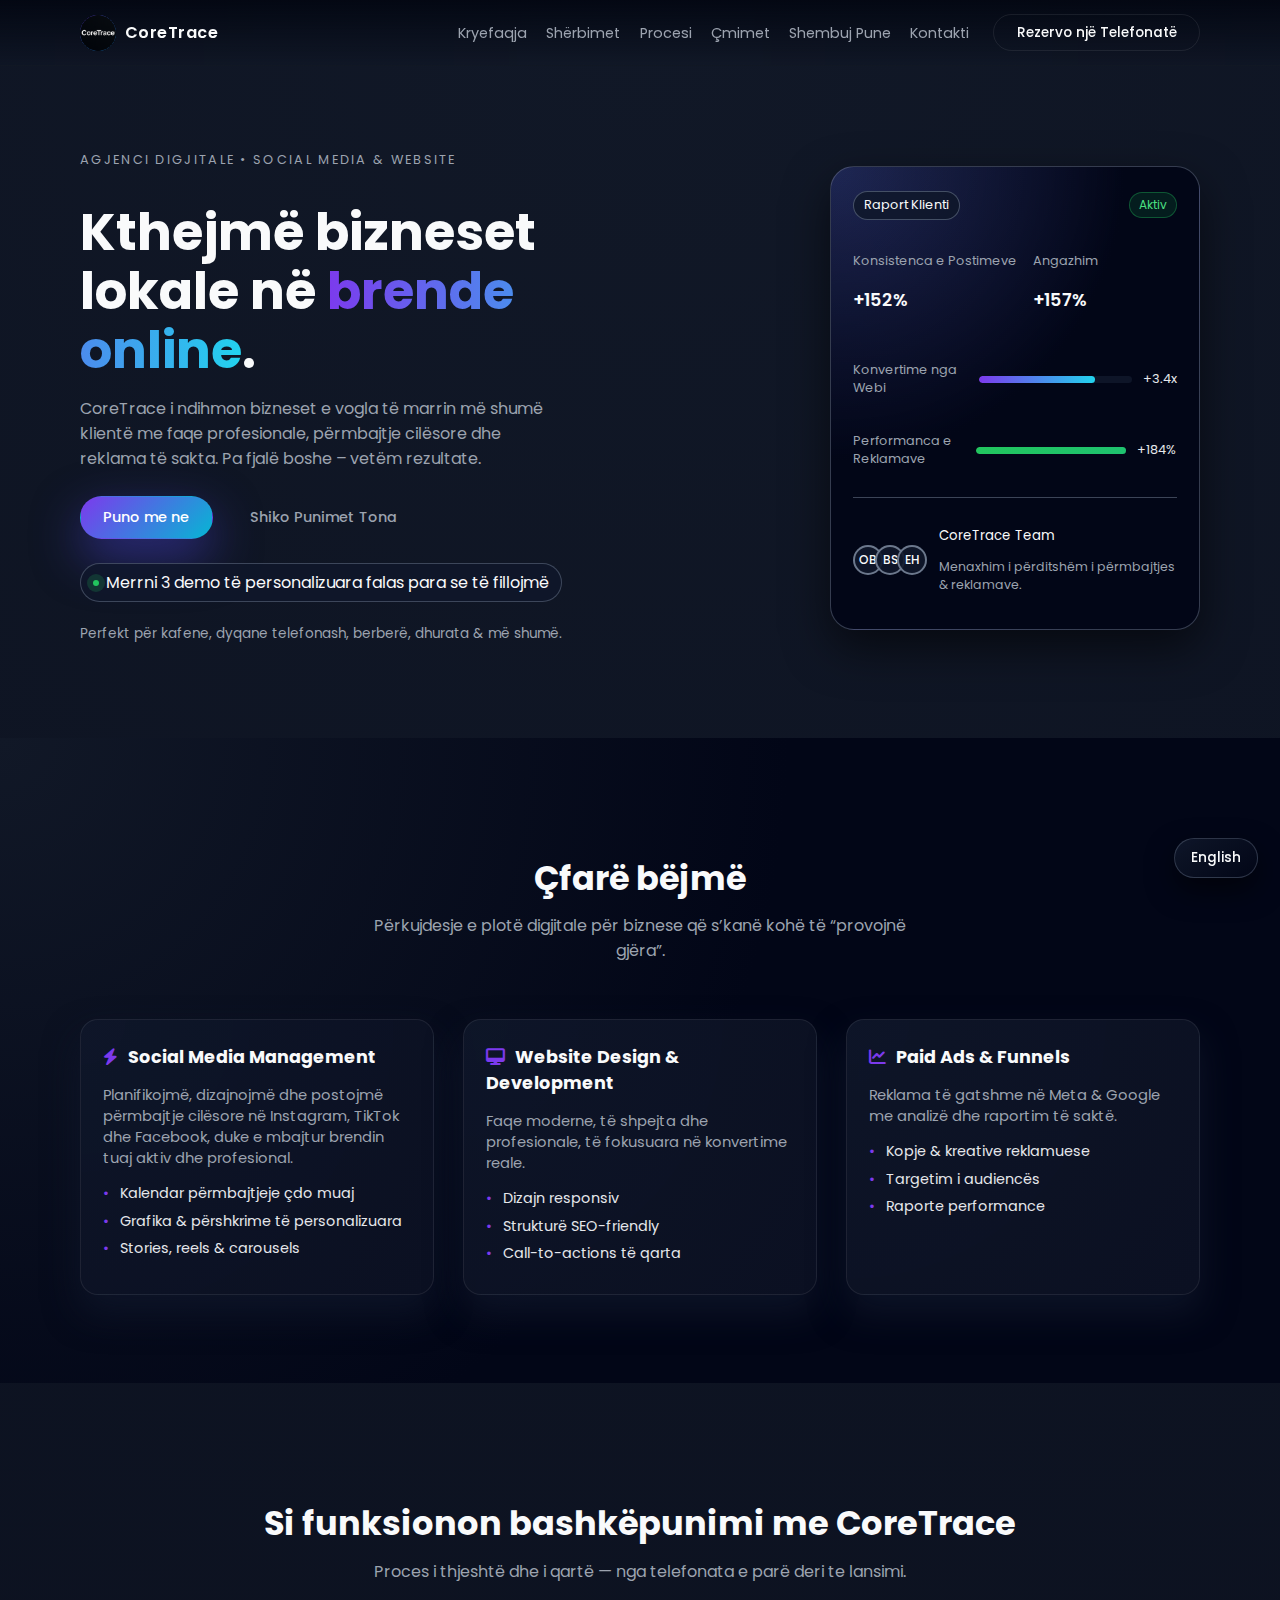
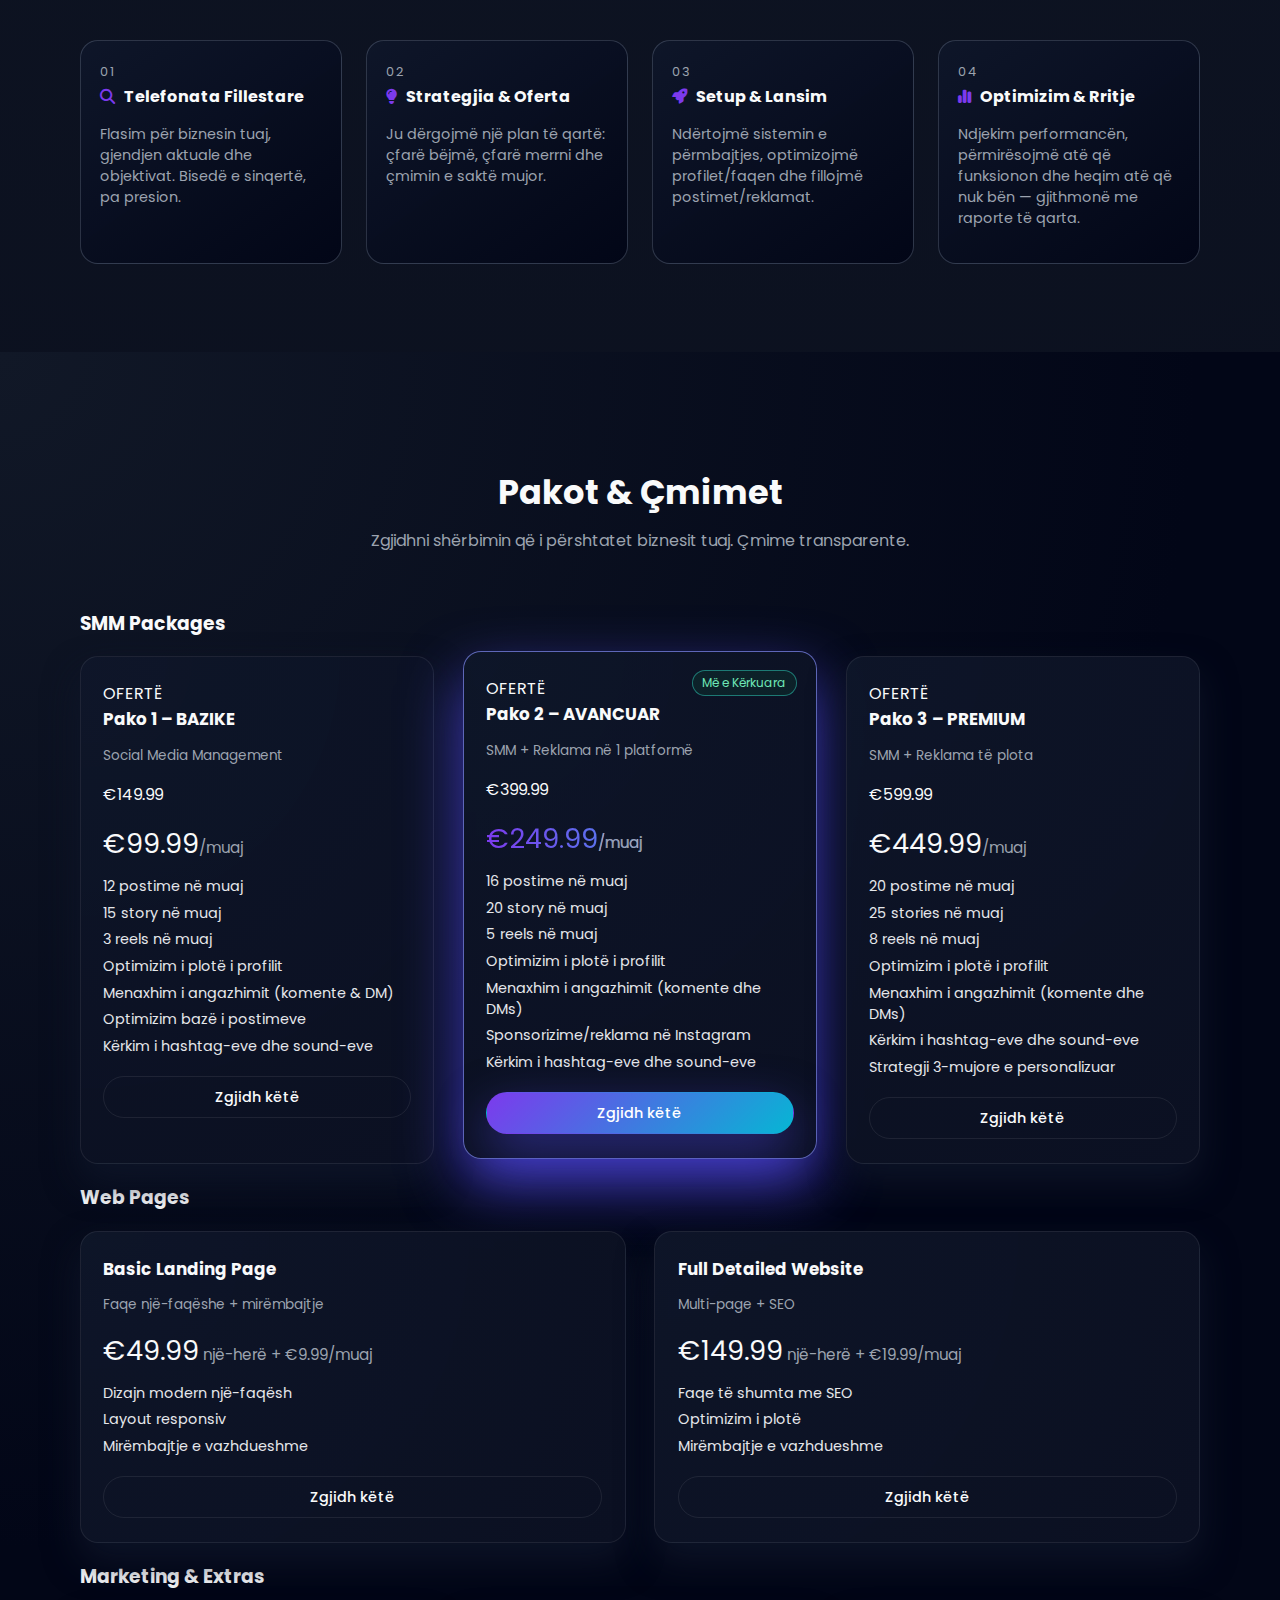
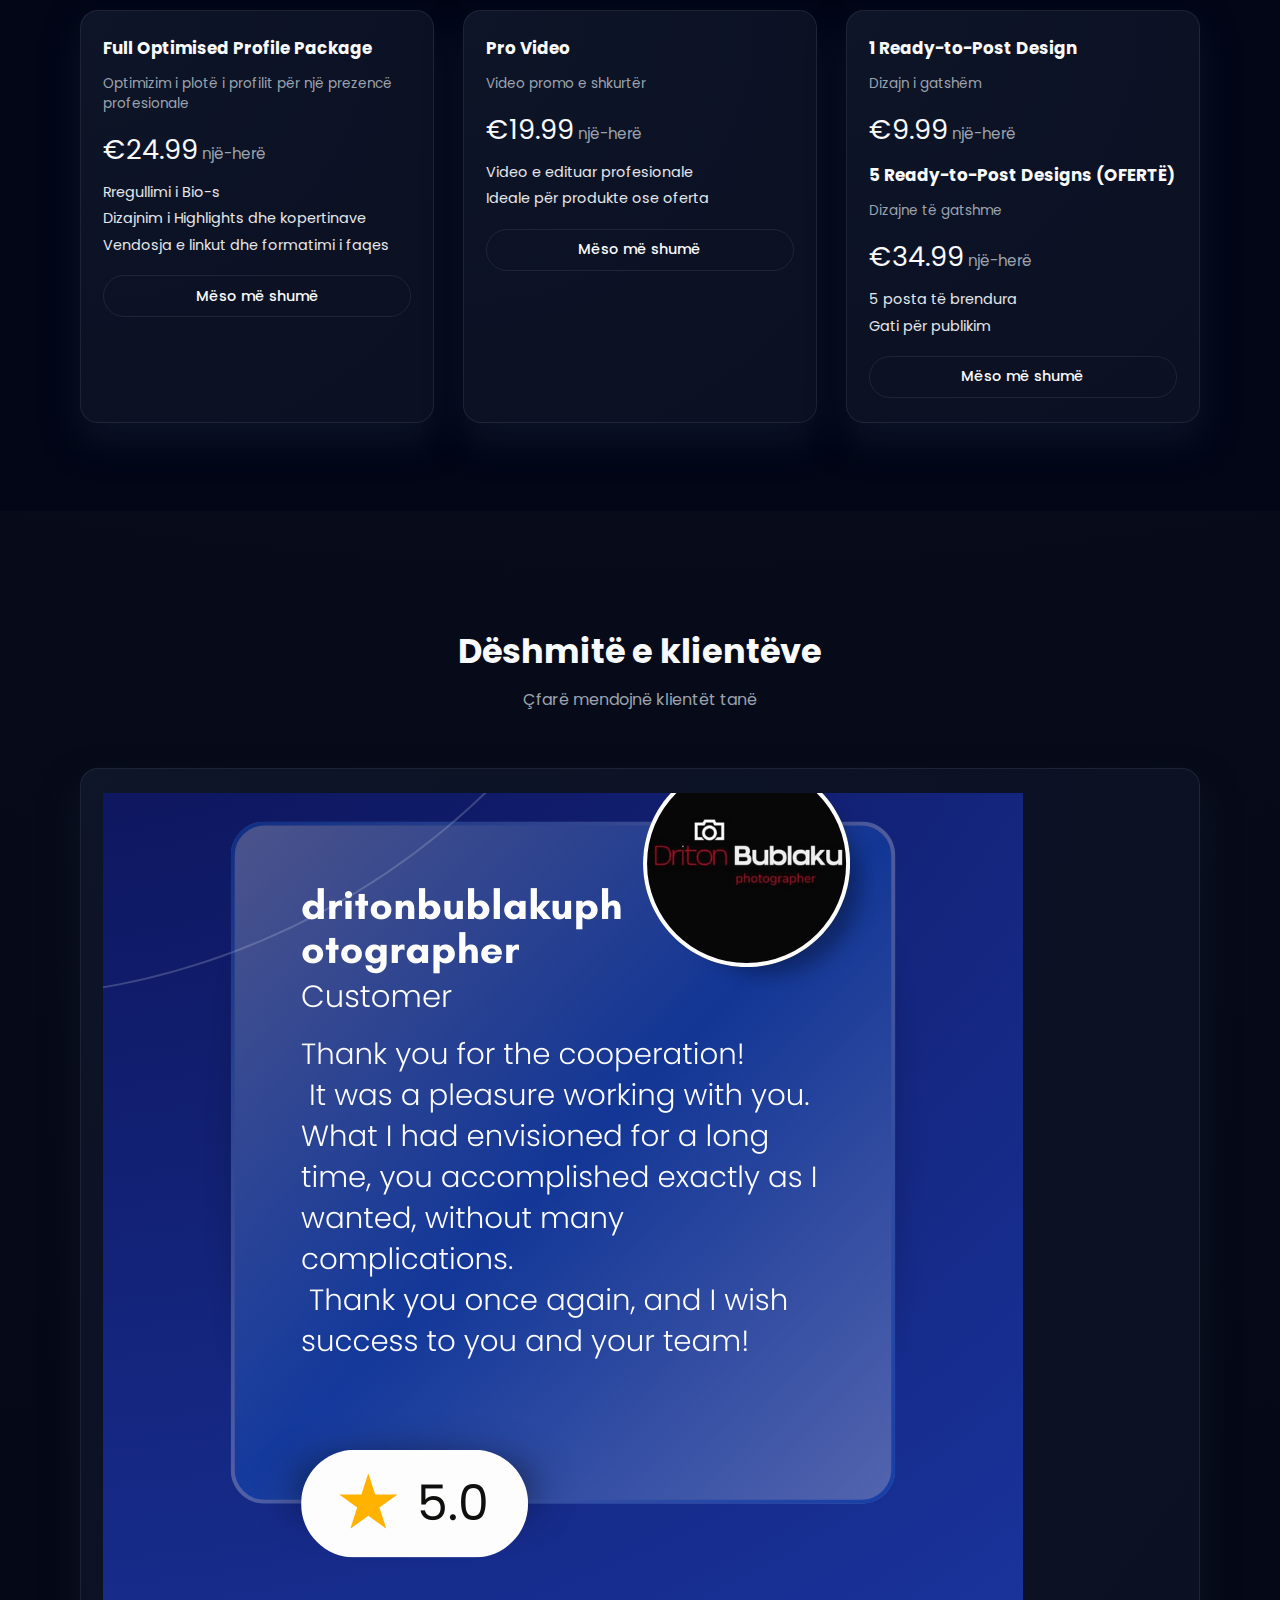
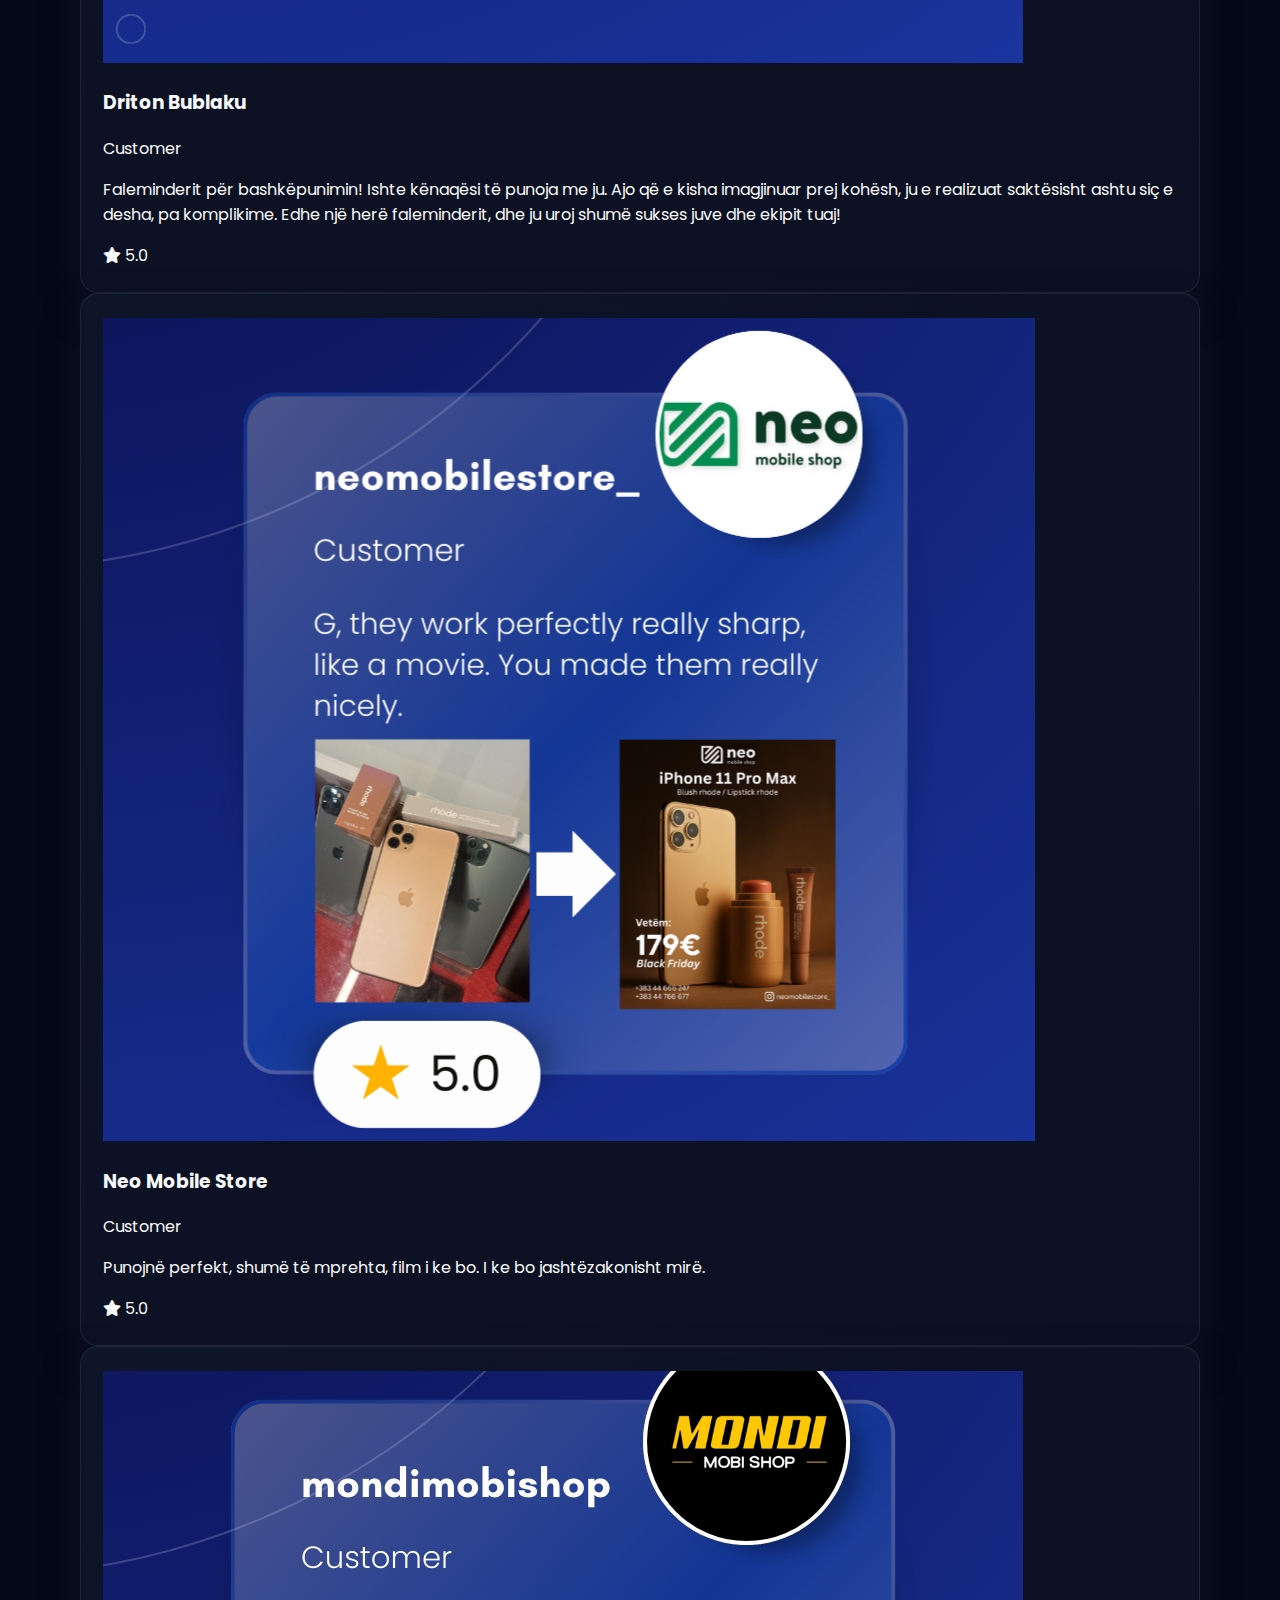
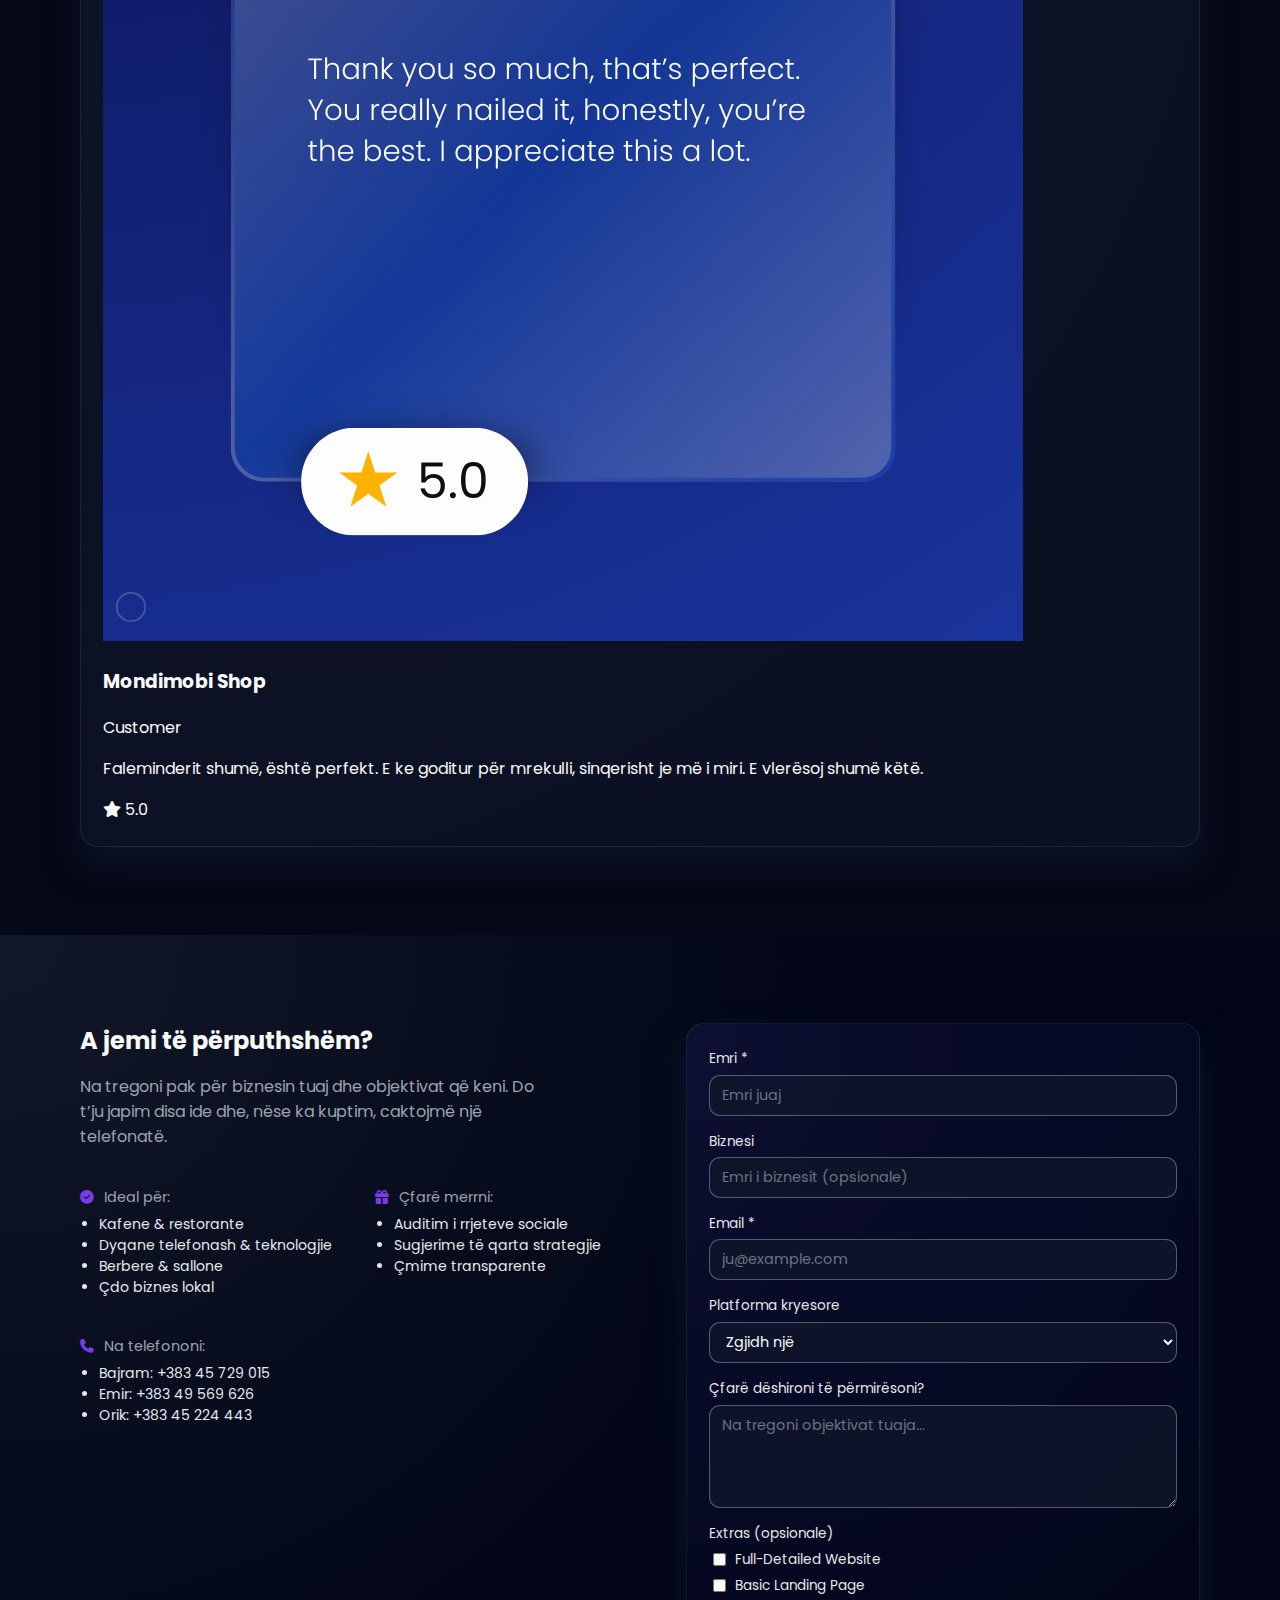
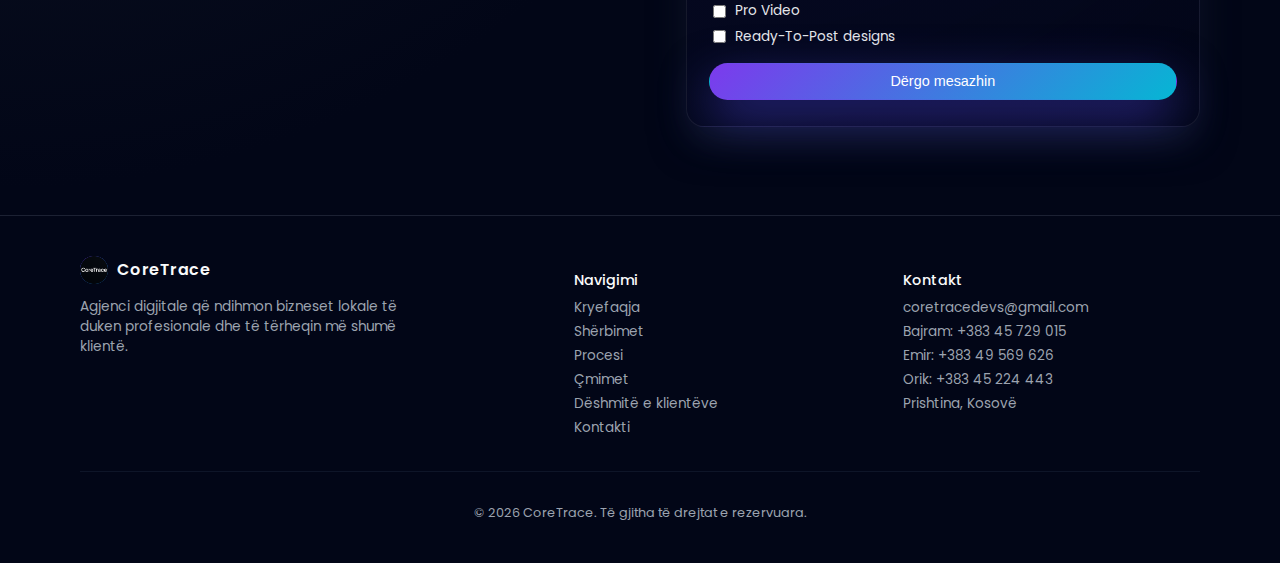
<file: index.html>
<!DOCTYPE html>
<html lang="sq">
<head>
  <meta charset="UTF-8" />
  <meta name="viewport" content="width=device-width, initial-scale=1.0" />
  <title>CoreTrace Digital Agency</title>
  <link rel="icon" type="x-icon" href="coretracelogo.png">
  <meta name="description" content="CoreTrace është një agjenci digjitale që ndërton faqe profesionale dhe strategji sociale për bizneset lokale." />
  <link rel="stylesheet" href="style.css" />
  <link rel="preconnect" href="https://fonts.googleapis.com">
  <link rel="preconnect" href="https://fonts.gstatic.com" crossorigin>
  <link rel="stylesheet" href="https://cdnjs.cloudflare.com/ajax/libs/font-awesome/6.5.0/css/all.min.css">
  <link href="https://fonts.googleapis.com/css2?family=Poppins:wght@300;400;500;600;700&display=swap" rel="stylesheet">
</head>
<body>

  <a href="index-en.html" class="lang-switch">English</a>

  <header class="header">
    <div class="container nav-container">
      <div class="logo">
        <div class="logo-mark"><img src="coretracelogo.png" height="36" width="36" alt="CoreTrace logo"></div>
        <span class="logo-text">CoreTrace</span>
      </div>

      <nav class="nav">
        <ul class="nav-links">
          <li><a href="#hero">Kryefaqja</a></li>
          <li><a href="#services">Shërbimet</a></li>
          <li><a href="#process">Procesi</a></li>
          <li><a href="#pricing">Çmimet</a></li>
          <li><a href="#testimonials">Shembuj Pune</a></li>
          <li><a href="#contact">Kontakti</a></li>
        </ul>
        <a href="#contact" class="btn btn-outline nav-cta">Rezervo një Telefonatë</a>

        <button class="nav-toggle" aria-label="Toggle navigation">
          <span class="bar"></span>
          <span class="bar"></span>
        </button>
      </nav>
    </div>
  </header>

  <section id="hero" class="hero">
    <div class="container hero-grid">
      <div class="hero-content">
        <p class="hero-kicker">Agjenci Digjitale • Social Media & Website</p>
        <h1>Kthejmë bizneset lokale në <span class="accent">brende online</span>.</h1>
        <p class="hero-subtitle">
          CoreTrace i ndihmon bizneset e vogla të marrin më shumë klientë me faqe profesionale,
          përmbajtje cilësore dhe reklama të sakta. Pa fjalë boshe – vetëm rezultate.
        </p>

        <div class="hero-actions">
          <a href="#pricing" class="btn btn-primary">Puno me ne</a>
          <a href="#testimonials" class="btn btn-ghost">Shiko Punimet Tona</a>
        </div>

        <div class="hero-meta">
          <div class="hero-badge">
            <span class="dot"></span>
            <span>Merrni 3 demo të personalizuara falas para se të fillojmë</span>
          </div>
          <p class="hero-note">Perfekt për kafene, dyqane telefonash, berberë, dhurata & më shumë.</p>
        </div>
      </div>

      <div class="hero-card">
        <div class="hero-card-inner">
          <div class="hero-card-header">
            <span class="hero-card-label">Raport Klienti</span>
            <span class="hero-card-status">Aktiv</span>
          </div>

          <div class="hero-stat">
            <div>
              <p class="hero-stat-label">Konsistenca e Postimeve</p>
              <p class="hero-stat-value">+152%</p>
            </div>
            <div>
              <p class="hero-stat-label">Angazhim</p>
              <p class="hero-stat-value">+157%</p>
            </div>
          </div>

          <div class="hero-metric-row">
            <p class="metric-label">Konvertime nga Webi</p>
            <div class="metric-bar">
              <div class="metric-fill" style="width: 76%;"></div>
            </div>
            <span class="metric-value">+3.4x</span>
          </div>

          <div class="hero-metric-row">
            <p class="metric-label">Performanca e Reklamave</p>
            <div class="metric-bar">
              <div class="metric-fill metric-fill-alt" style="width: 420%;"></div>
            </div>
            <span class="metric-value">+184%</span>
          </div>

          <div class="hero-bottom-row">
            <div class="hero-avatar-stack">
              <div class="avatar-circle">OB</div>
              <div class="avatar-circle">BS</div>
	      <div class="avatar-circle">EH</div>
            </div>
            <div class="hero-bottom-text">
              <p class="hero-bottom-title">CoreTrace Team</p>
              <p class="hero-bottom-sub">Menaxhim i përditshëm i përmbajtjes & reklamave.</p>
            </div>
          </div>
        </div>
      </div>
    </div>
  </section>

  <!-- SERVICES -->
  <section id="services" class="section section-dark">
    <div class="container">
      <div class="section-header">
        <h2>Çfarë bëjmë</h2>
        <p>Përkujdesje e plotë digjitale për biznese që s’kanë kohë të “provojnë gjëra”.</p>
      </div>

      <div class="grid grid-3">
        <article class="card service-card">
          <h3><i class="fa-solid fa-bolt"></i> Social Media Management</h3>
          <p>
            Planifikojmë, dizajnojmë dhe postojmë përmbajtje cilësore në Instagram, TikTok dhe Facebook,
            duke e mbajtur brendin tuaj aktiv dhe profesional.
          </p>
          <ul class="service-list">
            <li>Kalendar përmbajtjeje çdo muaj</li>
            <li>Grafika & përshkrime të personalizuara</li>
            <li>Stories, reels & carousels</li>
          </ul>
        </article>

        <article class="card service-card">
          <h3><i class="fa-solid fa-desktop"></i> Website Design & Development</h3>
          <p>
            Faqe moderne, të shpejta dhe profesionale, të fokusuara në konvertime reale.
          </p>
          <ul class="service-list">
            <li>Dizajn responsiv</li>
            <li>Strukturë SEO-friendly</li>
            <li>Call-to-actions të qarta</li>
          </ul>
        </article>

        <article class="card service-card">
          <h3><i class="fa-solid fa-chart-line"></i> Paid Ads & Funnels</h3>
          <p>
            Reklama të gatshme në Meta & Google me analizë dhe raportim të saktë.
          </p>
          <ul class="service-list">
            <li>Kopje & kreative reklamuese</li>
            <li>Targetim i audiencës</li>
            <li>Raporte performance</li>
          </ul>
        </article>
      </div>
    </div>
  </section>

  <!-- PROCESS -->
  <section id="process" class="section">
    <div class="container">
      <div class="section-header">
        <h2>Si funksionon bashkëpunimi me CoreTrace</h2>
        <p>Proces i thjeshtë dhe i qartë — nga telefonata e parë deri te lansimi.</p>
      </div>

      <div class="process-grid">
        <div class="process-step">
          <div class="step-number">01</div>
          <h3><i class="fa-solid fa-magnifying-glass"></i> Telefonata Fillestare</h3>
          <p>
            Flasim për biznesin tuaj, gjendjen aktuale dhe objektivat. Bisedë e sinqertë, pa presion.
          </p>
        </div>

        <div class="process-step">
          <div class="step-number">02</div>
          <h3><i class="fa-solid fa-lightbulb"></i> Strategjia & Oferta</h3>
          <p>
            Ju dërgojmë një plan të qartë: çfarë bëjmë, çfarë merrni dhe çmimin e saktë mujor.
          </p>
        </div>

        <div class="process-step">
          <div class="step-number">03</div>
          <h3><i class="fa-solid fa-rocket"></i> Setup & Lansim</h3>
          <p>
            Ndërtojmë sistemin e përmbajtjes, optimizojmë profilet/faqen dhe fillojmë postimet/reklamat.
          </p>
        </div>

        <div class="process-step">
          <div class="step-number">04</div>
          <h3><i class="fa-solid fa-chart-simple"></i> Optimizim & Rritje</h3>
          <p>
            Ndjekim performancën, përmirësojmë atë që funksionon dhe heqim atë që nuk bën — gjithmonë me raporte të qarta.
          </p>
        </div>
      </div>
    </div>
  </section>

  <!-- PRICING -->
  <section id="pricing" class="section section-dark">
    <div class="container">
      <div class="section-header">
        <h2>Pakot & Çmimet</h2>
        <p>Zgjidhni shërbimin që i përshtatet biznesit tuaj. Çmime transparente.</p>
      </div>

      <!-- SMM PACKAGES -->
      <h3 class="pricing-category-title">SMM Packages</h3>
      <div class="grid grid-3 pricing-grid">

        <article class="card pricing-card">
  <div class="badge-discount">OFERTË</div>
  <h3 class="pricing-name">Pako 1 – BAZIKE</h3>
  <p class="pricing-tagline">Social Media Management</p>

  <p class="old-price">€149.99</p>
  <p class="pricing-price">€99.99<span>/muaj</span></p>

  <ul class="pricing-list">
    <li>12 postime në muaj</li>
	<Li>15 story në muaj</li>
	<li>3 reels në muaj</li>	  
    <li>Optimizim i plotë i profilit</li>
    <li>Menaxhim i angazhimit (komente & DM)</li>
    <li>Optimizim bazë i postimeve</li>
	<li>Kërkim i hashtag-eve dhe sound-eve</li>
  </ul>
  <a href="#contact" class="btn btn-outline full-width" data-package="Package 1 – SMM">Zgjidh këtë</a>
</article>

       <article class="card pricing-card pricing-card-featured">
  <div class="badge-popular">Më e Kërkuara</div>
  <div class="badge-discount">OFERTË</div>

  <h3 class="pricing-name">Pako 2 – AVANCUAR</h3>
  <p class="pricing-tagline">SMM + Reklama në 1 platformë</p>

  <p class="old-price">€399.99</p>
  <p class="pricing-price">€249.99<span>/muaj</span></p>

  <ul class="pricing-list">
    <li>16 postime në muaj</li>
    <li>20 story në muaj</li>
	<li>5 reels në muaj</li>
    <li>Optimizim i plotë i profilit</li>
	<li>Menaxhim i angazhimit (komente dhe DMs)</li>
    <li>Sponsorizime/reklama në Instagram</li>
    <li>Kërkim i hashtag-eve dhe sound-eve</li>
  </ul>
  <a href="#contact" class="btn btn-primary full-width" data-package="Package 2 – ADSMM">Zgjidh këtë</a>
</article>

        <article class="card pricing-card">
  <div class="badge-discount">OFERTË</div>

  <h3 class="pricing-name">Pako 3 – PREMIUM</h3>
  <p class="pricing-tagline">SMM + Reklama të plota</p>

  <p class="old-price">€599.99</p>
  <p class="pricing-price">€449.99<span>/muaj</span></p>

  <ul class="pricing-list">
    <li>20 postime në muaj</li>
    <li>25 stories në muaj</li>
	<li>8 reels në muaj</li>
    <li>Optimizim i plotë i profilit</li>
    <li>Menaxhim i angazhimit (komente dhe DMs)</li>
    <li>Kërkim i hashtag-eve dhe sound-eve</li>
    <li>Strategji 3-mujore e personalizuar</li>
  </ul>
  <a href="#contact" class="btn btn-outline full-width" data-package="Package 3 – FADSMM">Zgjidh këtë</a>
</article>
      </div>

      <!-- WEB PAGES -->
      <h3 class="pricing-category-title">Web Pages</h3>
      <div class="grid grid-2 pricing-grid">

        <article class="card pricing-card">
          <h3 class="pricing-name">Basic Landing Page</h3>
          <p class="pricing-tagline">Faqe një-faqëshe + mirëmbajtje</p>
          <p class="pricing-price">€49.99<span> një-herë + €9.99/muaj</span></p>
          <ul class="pricing-list">
            <li>Dizajn modern një-faqësh</li>
            <li>Layout responsiv</li>
            <li>Mirëmbajtje e vazhdueshme</li>
          </ul>
          <a href="#contact" class="btn btn-outline full-width" data-package="Basic Landing Page">Zgjidh këtë</a>
        </article>

        <article class="card pricing-card">
          <h3 class="pricing-name">Full Detailed Website</h3>
          <p class="pricing-tagline">Multi-page + SEO</p>
          <p class="pricing-price">€149.99<span> një-herë + €19.99/muaj</span></p>
          <ul class="pricing-list">
            <li>Faqe të shumta me SEO</li>
            <li>Optimizim i plotë</li>
            <li>Mirëmbajtje e vazhdueshme</li>
          </ul>
          <a href="#contact" class="btn btn-outline full-width" data-package="Full Detailed Website">Zgjidh këtë</a>
        </article>
      </div>

      <!-- MARKETING & EXTRAS -->
      <h3 class="pricing-category-title">Marketing & Extras</h3>
      <div class="grid grid-3 pricing-grid">

        <!-- FIRST CARD: Full Optimised Logo -->
        <article class="card pricing-card">
          <h3 class="pricing-name">Full Optimised Profile Package</h3>
          <p class="pricing-tagline">Optimizim i plotë i profilit për një prezencë profesionale</p>
          <p class="pricing-price">€24.99<span> një-herë</span></p>
          <ul class="pricing-list">
            <li>Rregullimi i Bio-s</li>
            <li>Dizajnim i Highlights dhe kopertinave</li>
            <li>Vendosja e linkut dhe formatimi i faqes</li>
          </ul>
          <a href="#contact" class="btn btn-outline full-width" data-package="Full Optimised Logo Package">Mëso më shumë</a>
        </article>

        <article class="card pricing-card">
          <h3 class="pricing-name">Pro Video</h3>
          <p class="pricing-tagline">Video promo e shkurtër</p>
          <p class="pricing-price">€19.99<span> një-herë</span></p>
          <ul class="pricing-list">
            <li>Video e edituar profesionale</li>
            <li>Ideale për produkte ose oferta</li>
          </ul>
          <a href="#contact" class="btn btn-outline full-width" data-package="Pro Video">Mëso më shumë</a>
        </article>

        <article class="card pricing-card">
          <h3 class="pricing-name">1 Ready-to-Post Design</h3>
          <p class="pricing-tagline">Dizajn i gatshëm</p>
          <p class="pricing-price">€9.99<span> një-herë</span></p>

          <h3 class="pricing-name">5 Ready-to-Post Designs (OFERTË)</h3>
          <p class="pricing-tagline">Dizajne të gatshme</p>
          <p class="pricing-price">€34.99<span> një-herë</span></p>

        <ul class="pricing-list">
          <li>5 posta të brendura</li>
          <li>Gati për publikim</li>
      </ul>

    <a href="#contact" class="btn btn-outline full-width" data-package="5 Ready-to-Post Designs">
    Mëso më shumë
  </a>
</article>

      </div>
    </div>
  </section>

  <!-- CASE STUDIES / TESTIMONIALS -->
  <section id="testimonials" class="section">
    <div class="container">
      <div class="section-header">
        <!-- Keep the main title unchanged across languages -->
        <h2>Dëshmitë e klientëve</h2>
        <!-- Subtitle describing the testimonials in Albanian -->
        <p class="section-subtitle">Çfarë mendojnë klientët tanë</p>
      </div>
      <!-- New testimonial grid replacing the previous case study cards -->
      <div class="testimonial-grid">
        <div class="card testimonial-card">
          <img src="testimonial_remade_1.png" alt="Driton Bubllaku testimonial" class="testimonial-image" />
          <h3 class="testimonial-name">Driton Bublaku</h3>
          <p class="testimonial-role">Customer</p>
          <p class="testimonial-text">
            Faleminderit për bashkëpunimin! Ishte kënaqësi të punoja me ju. Ajo që e kisha imagjinuar prej kohësh, 	 ju e realizuat saktësisht ashtu siç e desha, pa komplikime. Edhe një herë faleminderit, dhe ju uroj shumë 	 sukses juve dhe ekipit tuaj!
          </p>
          <div class="testimonial-rating"><i class="fa-solid fa-star"></i>&nbsp;5.0</div>
        </div>
        <div class="card testimonial-card">
          <img src="testimonial_remade_2.png" alt="Neo Mobile Store testimonial" class="testimonial-image" />
          <h3 class="testimonial-name">Neo Mobile Store</h3>
          <p class="testimonial-role">Customer</p>
          <p class="testimonial-text">
            Punojnë perfekt, shumë të mprehta, film i ke bo. I ke bo jashtëzakonisht mirë.
          </p>
          <div class="testimonial-rating"><i class="fa-solid fa-star"></i>&nbsp;5.0</div>
        </div>
        <div class="card testimonial-card">
          <img src="testimonial_remade_3.png" alt="Mondi MobiShop testimonial" class="testimonial-image" />
          <h3 class="testimonial-name">Mondimobi Shop</h3>
          <p class="testimonial-role">Customer</p>
          <p class="testimonial-text">
            Faleminderit shumë, është perfekt. E ke goditur për mrekulli, sinqerisht je më i miri. E vlerësoj shumë këtë.
          </p>
          <div class="testimonial-rating"><i class="fa-solid fa-star"></i>&nbsp;5.0</div>
        </div>
      </div>
    </div>
  </section>

  <!-- CONTACT -->
  <section id="contact" class="section section-dark">
    <div class="container contact-grid">
      <div class="contact-info">
        <h2>A jemi të përputhshëm?</h2>
        <p>
          Na tregoni pak për biznesin tuaj dhe objektivat që keni.
          Do t’ju japim disa ide dhe, nëse ka kuptim, caktojmë një telefonatë.
        </p>

        <div class="contact-points">
          <div>
            <p class="contact-label"><i class="fa-solid fa-check-circle"></i> Ideal për:</p>
            <ul>
              <li>Kafene & restorante</li>
              <li>Dyqane telefonash & teknologjie</li>
              <li>Berbere & sallone</li>
              <li>Çdo biznes lokal</li>
            </ul>
          </div>
          <div>
            <p class="contact-label"><i class="fa-solid fa-gift"></i> Çfarë merrni:</p>
            <ul>
              <li>Auditim i rrjeteve sociale</li>
              <li>Sugjerime të qarta strategjie</li>
              <li>Çmime transparente</li>
            </ul>
          </div>
          <div>
            <p class="contact-label"><i class="fa-solid fa-phone"></i> Na telefononi:</p>
            <ul>
              <li>Bajram: +383 45 729 015</li>
              <li>Emir: +383 49 569 626</li>
              <li>Orik: +383 45 224 443</li>
            </ul>
          </div>
        </div>
      </div>

      <form class="card contact-form" id="contact-form">
        <div class="form-group">
          <label for="name">Emri *</label>
          <input type="text" id="name" name="name" required placeholder="Emri juaj" />
        </div>

        <div class="form-group">
          <label for="business">Biznesi</label>
          <input type="text" id="business" name="business" placeholder="Emri i biznesit (opsionale)" />
        </div>

        <div class="form-group">
          <label for="email">Email *</label>
          <input type="email" id="email" name="email" required placeholder="ju@example.com" />
        </div>

        <div class="form-group">
          <label for="platform">Platforma kryesore</label>
          <select id="platform" name="platform">
            <option value="">Zgjidh një</option>
            <option value="instagram">Instagram</option>
            <option value="tiktok">TikTok</option>
            <option value="facebook">Facebook</option>
            <option value="website">Website</option>
            <option value="other">Tjetër</option>
          </select>
        </div>

        <div class="form-group">
          <label for="message">Çfarë dëshironi të përmirësoni?</label>
          <textarea id="message" name="message" rows="4" placeholder="Na tregoni objektivat tuaja..."></textarea>
        </div>

        <div class="form-group">
          <label>Extras (opsionale)</label>
          <div class="extras-options">
			<label><input type="checkbox" name="extras" value="pro-video" /> Full-Detailed Website</label>
			<label><input type="checkbox" name="extras" value="pro-video" /> Basic Landing Page</label>
            <label><input type="checkbox" name="extras" value="pro-video" /> Pro Video</label>
            <label><input type="checkbox" name="extras" value="designs" /> Ready-To-Post designs</label>
          </div>
        </div>

        <button type="submit" class="btn btn-primary full-width">Dërgo mesazhin</button>
      </form>
    </div>
  </section>

  <!-- FOOTER -->
  <footer class="footer">
    <div class="container footer-grid">
      <div>
        <div class="logo footer-logo">
          <div class="logo-mark"><img src="coretracelogo.png" height="28" width="28" alt="CoreTrace logo"></div>
          <span class="logo-text">CoreTrace</span>
        </div>
        <p class="footer-text">
          Agjenci digjitale që ndihmon bizneset lokale të duken profesionale dhe të tërheqin më shumë klientë.
        </p>
      </div>

      <div>
        <p class="footer-heading">Navigimi</p>
        <ul class="footer-links">
          <li><a href="#hero">Kryefaqja</a></li>
          <li><a href="#services">Shërbimet</a></li>
          <li><a href="#process">Procesi</a></li>
          <li><a href="#pricing">Çmimet</a></li>
          <li><a href="#testimonials">Dëshmitë e klientëve</a></li>
          <li><a href="#contact">Kontakti</a></li>
        </ul>
      </div>

      <div>
        <p class="footer-heading">Kontakt</p>
        <ul class="footer-links">
          <li><a href="mailto:coretracedevs@gmail.com">coretracedevs@gmail.com</a></li>
          <li>Bajram: +383 45 729 015</li>
          <li>Emir: +383 49 569 626</li>
          <li>Orik: +383 45 224 443</li>
          <li><span>Prishtina, Kosovë</span></li>
        </ul>
      </div>
    </div>

    <div class="container footer-bottom">
      <p>© <span id="year"></span> CoreTrace. Të gjitha të drejtat e rezervuara.</p>
    </div>
  </footer>

  <script src="script.js"></script>
</body>
</html>
</file>
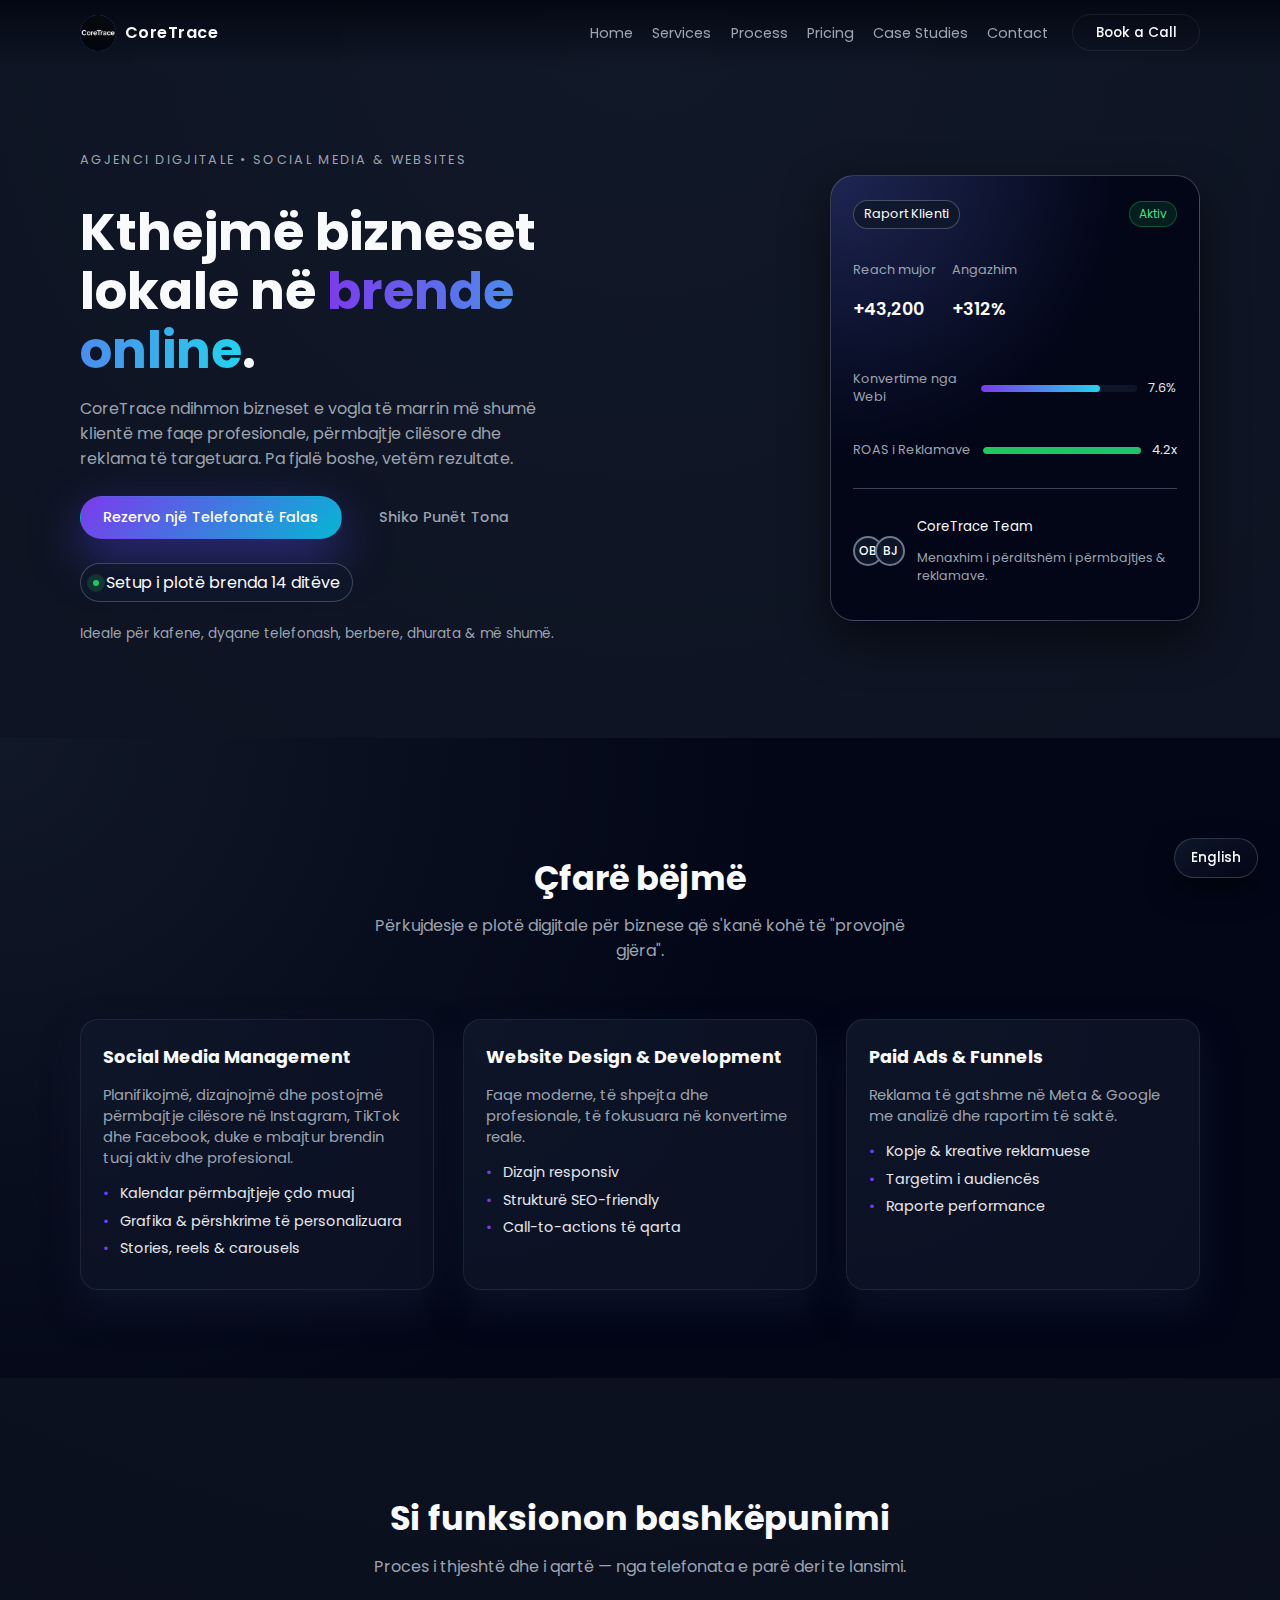
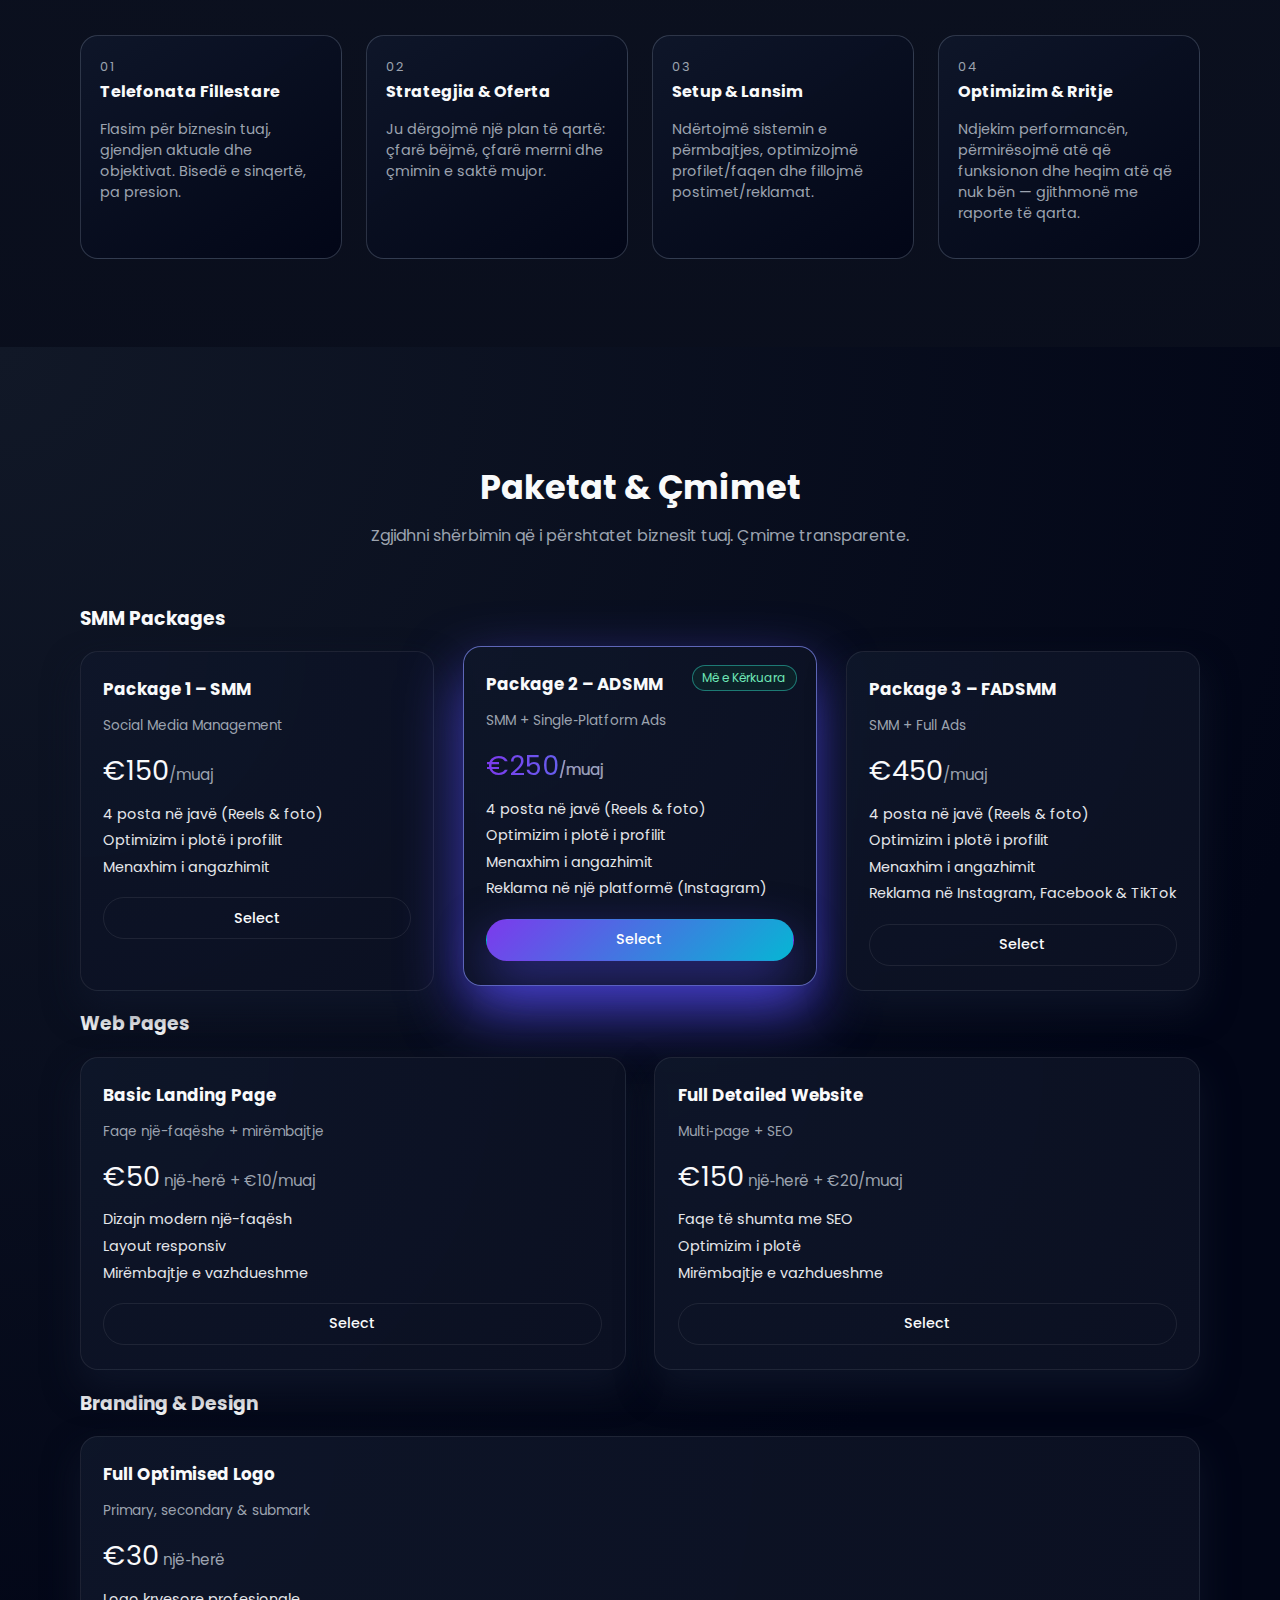
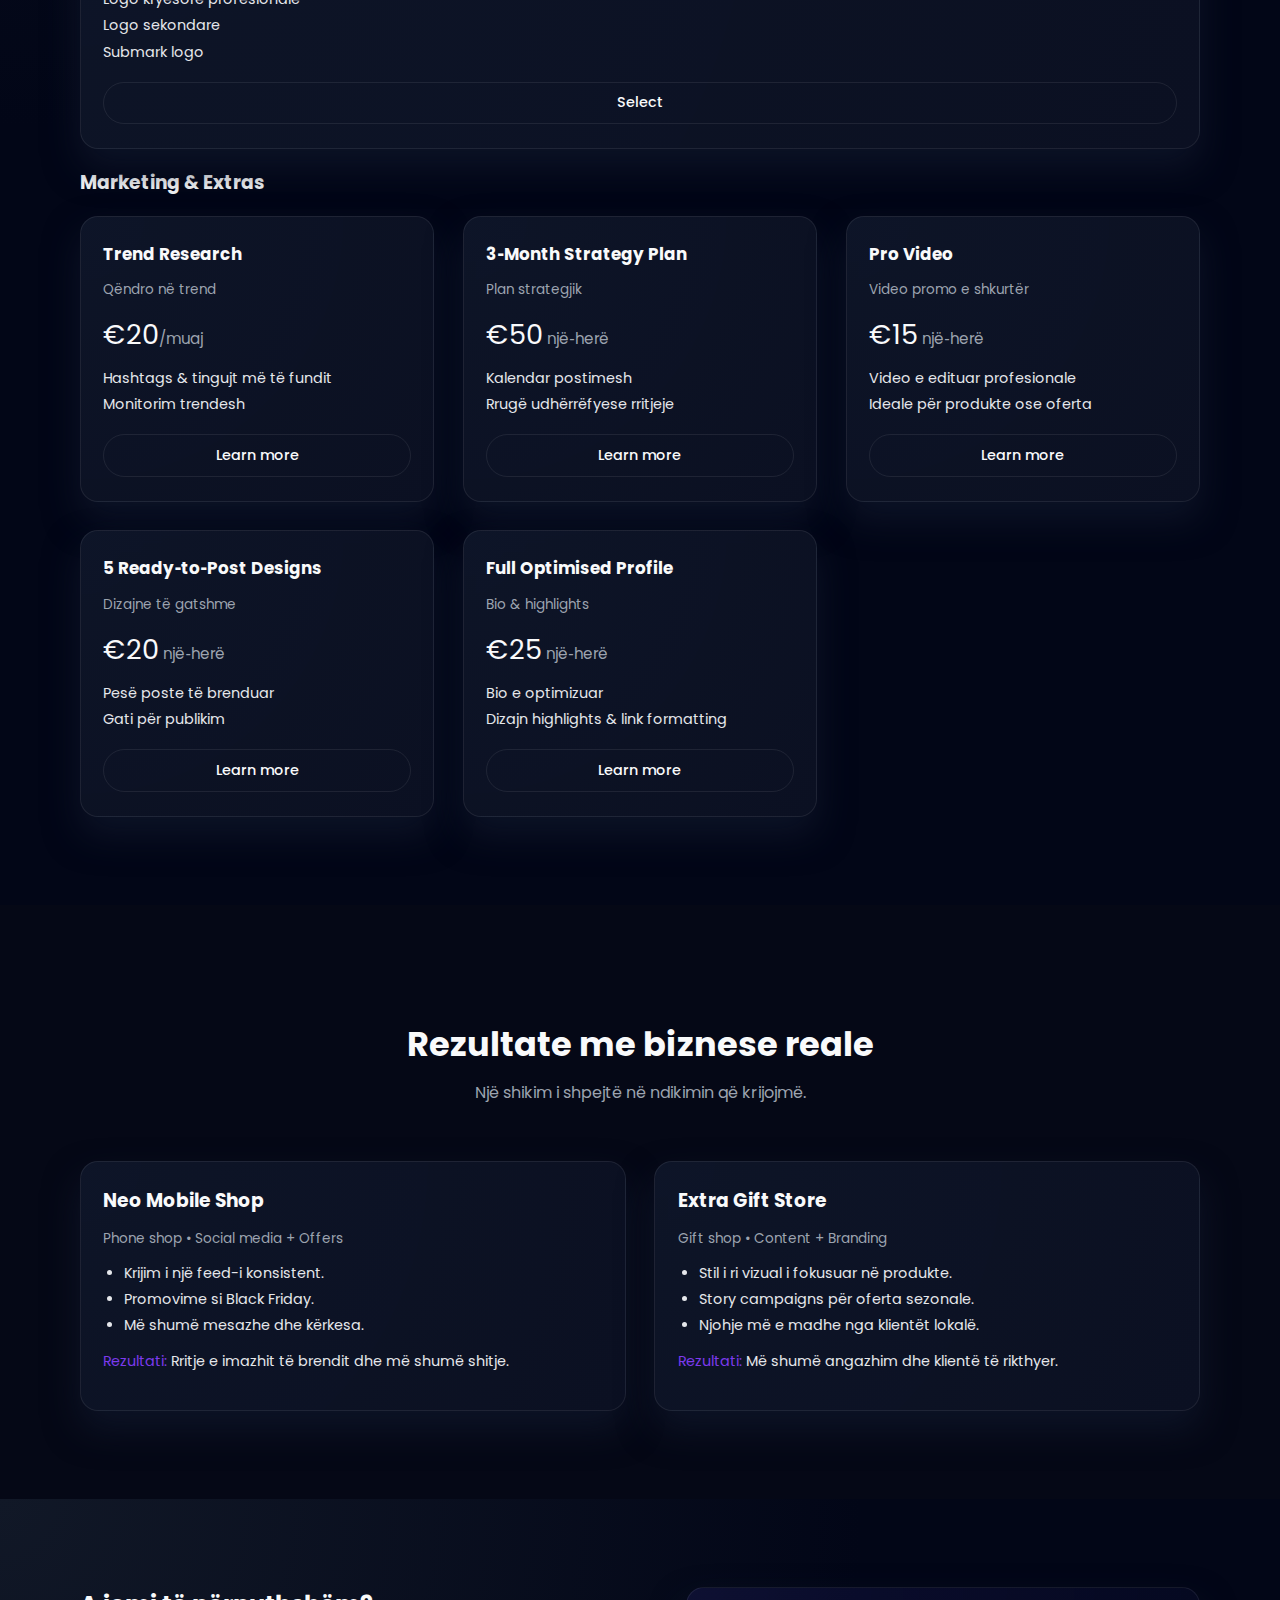
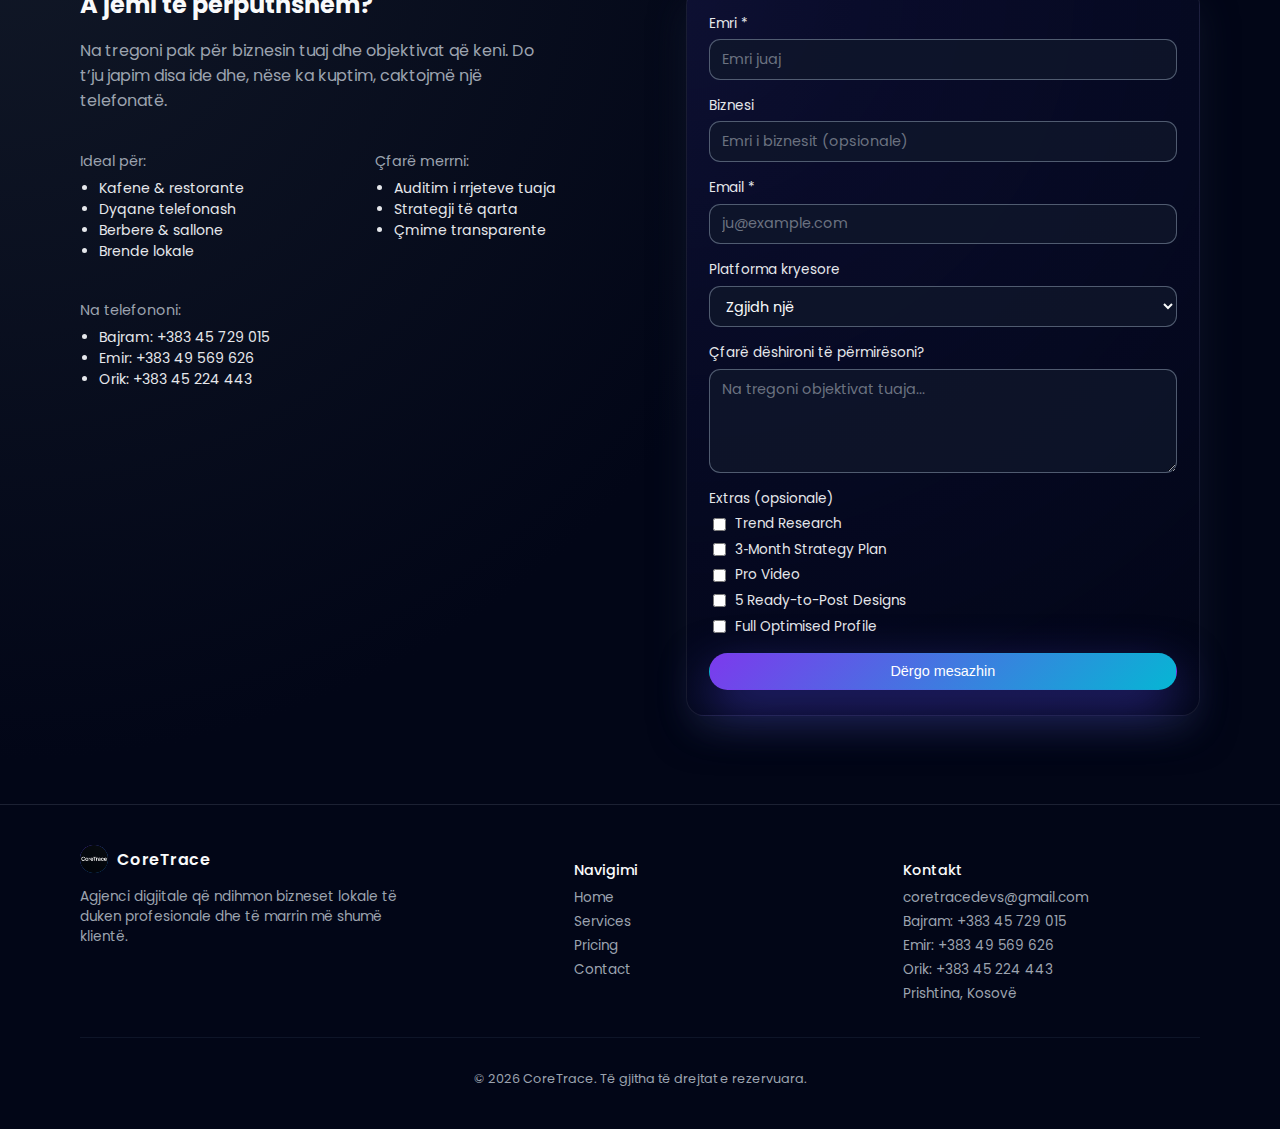
<file: index-al.html>
<!DOCTYPE html>
<html lang="sq">
<head>
  <meta charset="UTF-8" />
  <meta name="viewport" content="width=device-width, initial-scale=1.0" />
  <title>CoreTrace Digital Agency</title>
  <link rel="icon" type="x-icon" href="coretracelogo.png">
  <meta name="description" content="CoreTrace është një agjenci digjitale që ndërton faqe profesionale dhe strategji sociale për bizneset lokale." />
  <link rel="stylesheet" href="style.css" />
  <link rel="preconnect" href="https://fonts.googleapis.com">
  <link rel="preconnect" href="https://fonts.gstatic.com" crossorigin>
  <link href="https://fonts.googleapis.com/css2?family=Poppins:wght@300;400;500;600;700&display=swap" rel="stylesheet">
</head>
<body>

  <!-- LANG SWITCH -->
  <a href="index.html" class="lang-switch">English</a>

  <header class="header">
    <div class="container nav-container">
      <div class="logo">
        <div class="logo-mark"><img src="coretracelogo.png" height="36" width="36" alt="CoreTrace logo"></div>
        <span class="logo-text">CoreTrace</span>
      </div>

      <nav class="nav">
        <ul class="nav-links">
          <li><a href="#hero">Home</a></li>
          <li><a href="#services">Services</a></li>
          <li><a href="#process">Process</a></li>
          <li><a href="#pricing">Pricing</a></li>
          <li><a href="#case-studies">Case Studies</a></li>
          <li><a href="#contact">Contact</a></li>
        </ul>
        <a href="#contact" class="btn btn-outline nav-cta">Book a Call</a>

        <button class="nav-toggle" aria-label="Toggle navigation">
          <span class="bar"></span>
          <span class="bar"></span>
        </button>
      </nav>
    </div>
  </header>

  <section id="hero" class="hero">
    <div class="container hero-grid">
      <div class="hero-content">
        <p class="hero-kicker">Agjenci Digjitale • Social Media & Websites</p>
        <h1>Kthejmë bizneset lokale në <span class="accent">brende online</span>.</h1>
        <p class="hero-subtitle">
          CoreTrace ndihmon bizneset e vogla të marrin më shumë klientë me faqe profesionale,
          përmbajtje cilësore dhe reklama të targetuara. Pa fjalë boshe, vetëm rezultate.
        </p>

        <div class="hero-actions">
          <a href="#contact" class="btn btn-primary">Rezervo një Telefonatë Falas</a>
          <a href="#case-studies" class="btn btn-ghost">Shiko Punët Tona</a>
        </div>

        <div class="hero-meta">
          <div class="hero-badge">
            <span class="dot"></span>
            <span>Setup i plotë brenda 14 ditëve</span>
          </div>
          <p class="hero-note">Ideale për kafene, dyqane telefonash, berbere, dhurata & më shumë.</p>
        </div>
      </div>

      <div class="hero-card">
        <div class="hero-card-inner">
          <div class="hero-card-header">
            <span class="hero-card-label">Raport Klienti</span>
            <span class="hero-card-status">Aktiv</span>
          </div>

          <div class="hero-stat">
            <div>
              <p class="hero-stat-label">Reach mujor</p>
              <p class="hero-stat-value">+43,200</p>
            </div>
            <div>
              <p class="hero-stat-label">Angazhim</p>
              <p class="hero-stat-value">+312%</p>
            </div>
          </div>

          <div class="hero-metric-row">
            <p class="metric-label">Konvertime nga Webi</p>
            <div class="metric-bar">
              <div class="metric-fill" style="width: 76%;"></div>
            </div>
            <span class="metric-value">7.6%</span>
          </div>

          <div class="hero-metric-row">
            <p class="metric-label">ROAS i Reklamave</p>
            <div class="metric-bar">
              <div class="metric-fill metric-fill-alt" style="width: 420%;"></div>
            </div>
            <span class="metric-value">4.2x</span>
          </div>

          <div class="hero-bottom-row">
            <div class="hero-avatar-stack">
              <div class="avatar-circle">OB</div>
              <div class="avatar-circle">BJ</div>
            </div>
            <div class="hero-bottom-text">
              <p class="hero-bottom-title">CoreTrace Team</p>
              <p class="hero-bottom-sub">Menaxhim i përditshëm i përmbajtjes & reklamave.</p>
            </div>
          </div>
        </div>
      </div>
    </div>
  </section>

  <!-- SERVICES -->
  <section id="services" class="section section-dark">
    <div class="container">
      <div class="section-header">
        <h2>Çfarë bëjmë</h2>
        <p>Përkujdesje e plotë digjitale për biznese që s'kanë kohë të "provojnë gjëra".</p>
      </div>

      <div class="grid grid-3">
        <article class="card service-card">
          <h3>Social Media Management</h3>
          <p>
            Planifikojmë, dizajnojmë dhe postojmë përmbajtje cilësore në Instagram, TikTok dhe Facebook,
            duke e mbajtur brendin tuaj aktiv dhe profesional.
          </p>
          <ul class="service-list">
            <li>Kalendar përmbajtjeje çdo muaj</li>
            <li>Grafika & përshkrime të personalizuara</li>
            <li>Stories, reels & carousels</li>
          </ul>
        </article>

        <article class="card service-card">
          <h3>Website Design & Development</h3>
          <p>
            Faqe moderne, të shpejta dhe profesionale, të fokusuara në konvertime reale.
          </p>
          <ul class="service-list">
            <li>Dizajn responsiv</li>
            <li>Strukturë SEO-friendly</li>
            <li>Call-to-actions të qarta</li>
          </ul>
        </article>

        <article class="card service-card">
          <h3>Paid Ads & Funnels</h3>
          <p>
            Reklama të gatshme në Meta & Google me analizë dhe raportim të saktë.
          </p>
          <ul class="service-list">
            <li>Kopje & kreative reklamuese</li>
            <li>Targetim i audiencës</li>
            <li>Raporte performance</li>
          </ul>
        </article>
      </div>
    </div>
  </section>

  <!-- PROCESS -->
  <section id="process" class="section">
    <div class="container">
      <div class="section-header">
        <h2>Si funksionon bashkëpunimi</h2>
        <p>Proces i thjeshtë dhe i qartë — nga telefonata e parë deri te lansimi.</p>
      </div>

      <div class="process-grid">
        <div class="process-step">
          <div class="step-number">01</div>
          <h3>Telefonata Fillestare</h3>
          <p>
            Flasim për biznesin tuaj, gjendjen aktuale dhe objektivat. Bisedë e sinqertë, pa presion.
          </p>
        </div>

        <div class="process-step">
          <div class="step-number">02</div>
          <h3>Strategjia & Oferta</h3>
          <p>
            Ju dërgojmë një plan të qartë: çfarë bëjmë, çfarë merrni dhe çmimin e saktë mujor.
          </p>
        </div>

        <div class="process-step">
          <div class="step-number">03</div>
          <h3>Setup & Lansim</h3>
          <p>
            Ndërtojmë sistemin e përmbajtjes, optimizojmë profilet/faqen dhe fillojmë postimet/reklamat.
          </p>
        </div>

        <div class="process-step">
          <div class="step-number">04</div>
          <h3>Optimizim & Rritje</h3>
          <p>
            Ndjekim performancën, përmirësojmë atë që funksionon dhe heqim atë që nuk bën — gjithmonë me raporte të qarta.
          </p>
        </div>
      </div>
    </div>
  </section>

  <!-- PRICING -->
  <section id="pricing" class="section section-dark">
    <div class="container">
      <div class="section-header">
        <h2>Paketat & Çmimet</h2>
        <p>Zgjidhni shërbimin që i përshtatet biznesit tuaj. Çmime transparente.</p>
      </div>

      <!-- SMM PACKAGES -->
      <h3 class="pricing-category-title">SMM Packages</h3>
      <div class="grid grid-3 pricing-grid">

        <article class="card pricing-card">
          <h3 class="pricing-name">Package 1 – SMM</h3>
          <p class="pricing-tagline">Social Media Management</p>
          <p class="pricing-price">€150<span>/muaj</span></p>
          <ul class="pricing-list">
            <li>4 posta në javë (Reels & foto)</li>
            <li>Optimizim i plotë i profilit</li>
            <li>Menaxhim i angazhimit</li>
          </ul>
          <a href="#contact" class="btn btn-outline full-width" data-package="Package 1 – SMM">Select</a>
        </article>

        <article class="card pricing-card pricing-card-featured">
          <div class="badge-popular">Më e Kërkuara</div>
          <h3 class="pricing-name">Package 2 – ADSMM</h3>
          <p class="pricing-tagline">SMM + Single‑Platform Ads</p>
          <p class="pricing-price">€250<span>/muaj</span></p>
          <ul class="pricing-list">
            <li>4 posta në javë (Reels & foto)</li>
            <li>Optimizim i plotë i profilit</li>
            <li>Menaxhim i angazhimit</li>
            <li>Reklama në një platformë (Instagram)</li>
          </ul>
          <a href="#contact" class="btn btn-primary full-width" data-package="Package 2 – ADSMM">Select</a>
        </article>

        <article class="card pricing-card">
          <h3 class="pricing-name">Package 3 – FADSMM</h3>
          <p class="pricing-tagline">SMM + Full Ads</p>
          <p class="pricing-price">€450<span>/muaj</span></p>
          <ul class="pricing-list">
            <li>4 posta në javë (Reels & foto)</li>
            <li>Optimizim i plotë i profilit</li>
            <li>Menaxhim i angazhimit</li>
            <li>Reklama në Instagram, Facebook & TikTok</li>
          </ul>
          <a href="#contact" class="btn btn-outline full-width" data-package="Package 3 – FADSMM">Select</a>
        </article>
      </div>

      <!-- WEB PAGES -->
      <h3 class="pricing-category-title">Web Pages</h3>
      <div class="grid grid-2 pricing-grid">

        <article class="card pricing-card">
          <h3 class="pricing-name">Basic Landing Page</h3>
          <p class="pricing-tagline">Faqe një-faqëshe + mirëmbajtje</p>
          <p class="pricing-price">€50<span> një‑herë + €10/muaj</span></p>
          <ul class="pricing-list">
            <li>Dizajn modern një-faqësh</li>
            <li>Layout responsiv</li>
            <li>Mirëmbajtje e vazhdueshme</li>
          </ul>
          <a href="#contact" class="btn btn-outline full-width" data-package="Basic Landing Page">Select</a>
        </article>

        <article class="card pricing-card">
          <h3 class="pricing-name">Full Detailed Website</h3>
          <p class="pricing-tagline">Multi‑page + SEO</p>
          <p class="pricing-price">€150<span> një‑herë + €20/muaj</span></p>
          <ul class="pricing-list">
            <li>Faqe të shumta me SEO</li>
            <li>Optimizim i plotë</li>
            <li>Mirëmbajtje e vazhdueshme</li>
          </ul>
          <a href="#contact" class="btn btn-outline full-width" data-package="Full Detailed Website">Select</a>
        </article>
      </div>

      <!-- BRANDING -->
      <h3 class="pricing-category-title">Branding & Design</h3>
      <div class="grid grid-1 pricing-grid">

        <article class="card pricing-card">
          <h3 class="pricing-name">Full Optimised Logo</h3>
          <p class="pricing-tagline">Primary, secondary & submark</p>
          <p class="pricing-price">€30<span> një‑herë</span></p>
          <ul class="pricing-list">
            <li>Logo kryesore profesionale</li>
            <li>Logo sekondare</li>
            <li>Submark logo</li>
          </ul>
          <a href="#contact" class="btn btn-outline full-width" data-package="Full Optimised Logo">Select</a>
        </article>
      </div>

      <!-- EXTRAS -->
      <h3 class="pricing-category-title">Marketing & Extras</h3>
      <div class="grid grid-3 pricing-grid">

        <article class="card pricing-card">
          <h3 class="pricing-name">Trend Research</h3>
          <p class="pricing-tagline">Qëndro në trend</p>
          <p class="pricing-price">€20<span>/muaj</span></p>
          <ul class="pricing-list">
            <li>Hashtags & tingujt më të fundit</li>
            <li>Monitorim trendesh</li>
          </ul>
          <a href="#contact" class="btn btn-outline full-width" data-package="Trend Research">Learn more</a>
        </article>

        <article class="card pricing-card">
          <h3 class="pricing-name">3‑Month Strategy Plan</h3>
          <p class="pricing-tagline">Plan strategjik</p>
          <p class="pricing-price">€50<span> një‑herë</span></p>
          <ul class="pricing-list">
            <li>Kalendar postimesh</li>
            <li>Rrugë udhërrëfyese rritjeje</li>
          </ul>
          <a href="#contact" class="btn btn-outline full-width" data-package="3-Month Strategy Plan">Learn more</a>
        </article>

        <article class="card pricing-card">
          <h3 class="pricing-name">Pro Video</h3>
          <p class="pricing-tagline">Video promo e shkurtër</p>
          <p class="pricing-price">€15<span> një‑herë</span></p>
          <ul class="pricing-list">
            <li>Video e edituar profesionale</li>
            <li>Ideale për produkte ose oferta</li>
          </ul>
          <a href="#contact" class="btn btn-outline full-width" data-package="Pro Video">Learn more</a>
        </article>

        <article class="card pricing-card">
          <h3 class="pricing-name">5 Ready‑to‑Post Designs</h3>
          <p class="pricing-tagline">Dizajne të gatshme</p>
          <p class="pricing-price">€20<span> një‑herë</span></p>
          <ul class="pricing-list">
            <li>Pesë poste të brenduar</li>
            <li>Gati për publikim</li>
          </ul>
          <a href="#contact" class="btn btn-outline full-width" data-package="5 Ready-to-Post Designs">Learn more</a>
        </article>

        <article class="card pricing-card">
          <h3 class="pricing-name">Full Optimised Profile</h3>
          <p class="pricing-tagline">Bio & highlights</p>
          <p class="pricing-price">€25<span> një‑herë</span></p>
          <ul class="pricing-list">
            <li>Bio e optimizuar</li>
            <li>Dizajn highlights & link formatting</li>
          </ul>
          <a href="#contact" class="btn btn-outline full-width" data-package="Full Optimised Profile">Learn more</a>
        </article>
      </div>
    </div>
  </section>

  <!-- CASE STUDIES -->
  <section id="case-studies" class="section">
    <div class="container">
      <div class="section-header">
        <h2>Rezultate me biznese reale</h2>
        <p>Një shikim i shpejtë në ndikimin që krijojmë.</p>
      </div>

      <div class="grid grid-2 case-grid">
        <article class="card case-card">
          <h3>Neo Mobile Shop</h3>
          <p class="case-subtitle">Phone shop • Social media + Offers</p>
          <ul class="case-list">
            <li>Krijim i një feed-i konsistent.</li>
            <li>Promovime si Black Friday.</li>
            <li>Më shumë mesazhe dhe kërkesa.</li>
          </ul>
          <p class="case-result"><span>Rezultati:</span> Rritje e imazhit të brendit dhe më shumë shitje.</p>
        </article>

        <article class="card case-card">
          <h3>Extra Gift Store</h3>
          <p class="case-subtitle">Gift shop • Content + Branding</p>
          <ul class="case-list">
            <li>Stil i ri vizual i fokusuar në produkte.</li>
            <li>Story campaigns për oferta sezonale.</li>
            <li>Njohje më e madhe nga klientët lokalë.</li>
          </ul>
          <p class="case-result"><span>Rezultati:</span> Më shumë angazhim dhe klientë të rikthyer.</p>
        </article>
      </div>
    </div>
  </section>

  <!-- CONTACT -->
  <section id="contact" class="section section-dark">
    <div class="container contact-grid">
      <div class="contact-info">
        <h2>A jemi të përputhshëm?</h2>
        <p>
          Na tregoni pak për biznesin tuaj dhe objektivat që keni.
          Do t’ju japim disa ide dhe, nëse ka kuptim, caktojmë një telefonatë.
        </p>

        <div class="contact-points">
          <div>
            <p class="contact-label">Ideal për:</p>
            <ul>
              <li>Kafene & restorante</li>
              <li>Dyqane telefonash</li>
              <li>Berbere & sallone</li>
              <li>Brende lokale</li>
            </ul>
          </div>
          <div>
            <p class="contact-label">Çfarë merrni:</p>
            <ul>
              <li>Auditim i rrjeteve tuaja</li>
              <li>Strategji të qarta</li>
              <li>Çmime transparente</li>
            </ul>
          </div>
          <div>
            <p class="contact-label">Na telefononi:</p>
            <ul>
              <li>Bajram: +383 45 729 015</li>
              <li>Emir: +383 49 569 626</li>
              <li>Orik: +383 45 224 443</li>
            </ul>
          </div>
        </div>
      </div>

      <form class="card contact-form" id="contact-form">
        <div class="form-group">
          <label for="name">Emri *</label>
          <input type="text" id="name" name="name" required placeholder="Emri juaj" />
        </div>

        <div class="form-group">
          <label for="business">Biznesi</label>
          <input type="text" id="business" name="business" placeholder="Emri i biznesit (opsionale)" />
        </div>

        <div class="form-group">
          <label for="email">Email *</label>
          <input type="email" id="email" name="email" required placeholder="ju@example.com" />
        </div>

        <div class="form-group">
          <label for="platform">Platforma kryesore</label>
          <select id="platform" name="platform">
            <option value="">Zgjidh një</option>
            <option value="instagram">Instagram</option>
            <option value="tiktok">TikTok</option>
            <option value="facebook">Facebook</option>
            <option value="website">Website</option>
          </select>
        </div>

        <div class="form-group">
          <label for="message">Çfarë dëshironi të përmirësoni?</label>
          <textarea id="message" name="message" rows="4" placeholder="Na tregoni objektivat tuaja..."></textarea>
        </div>

        <div class="form-group">
          <label>Extras (opsionale)</label>
          <div class="extras-options">
            <label><input type="checkbox" name="extras" value="trend-research" /> Trend Research</label>
            <label><input type="checkbox" name="extras" value="strategy-plan" /> 3‑Month Strategy Plan</label>
            <label><input type="checkbox" name="extras" value="pro-video" /> Pro Video</label>
            <label><input type="checkbox" name="extras" value="designs" /> 5 Ready-to-Post Designs</label>
            <label><input type="checkbox" name="extras" value="optimised-profile" /> Full Optimised Profile</label>
          </div>
        </div>

        <button type="submit" class="btn btn-primary full-width">Dërgo mesazhin</button>
      </form>
    </div>
  </section>

  <!-- FOOTER -->
  <footer class="footer">
    <div class="container footer-grid">
      <div>
        <div class="logo footer-logo">
          <div class="logo-mark"><img src="coretracelogo.png" height="28" width="28" alt="CoreTrace logo"></div>
          <span class="logo-text">CoreTrace</span>
        </div>
        <p class="footer-text">
          Agjenci digjitale që ndihmon bizneset lokale të duken profesionale dhe të marrin më shumë klientë.
        </p>
      </div>

      <div>
        <p class="footer-heading">Navigimi</p>
        <ul class="footer-links">
          <li><a href="#hero">Home</a></li>
          <li><a href="#services">Services</a></li>
          <li><a href="#pricing">Pricing</a></li>
          <li><a href="#contact">Contact</a></li>
        </ul>
      </div>

      <div>
        <p class="footer-heading">Kontakt</p>
        <ul class="footer-links">
          <li><a href="mailto:coretracedevs@gmail.com">coretracedevs@gmail.com</a></li>
          <li>Bajram: +383 45 729 015</li>
          <li>Emir: +383 49 569 626</li>
          <li>Orik: +383 45 224 443</li>
          <li><span>Prishtina, Kosovë</span></li>
        </ul>
      </div>
    </div>

    <div class="container footer-bottom">
      <p>© <span id="year"></span> CoreTrace. Të gjitha të drejtat e rezervuara.</p>
    </div>
  </footer>

  <script src="script.js"></script>
</body>
</html>
</file>
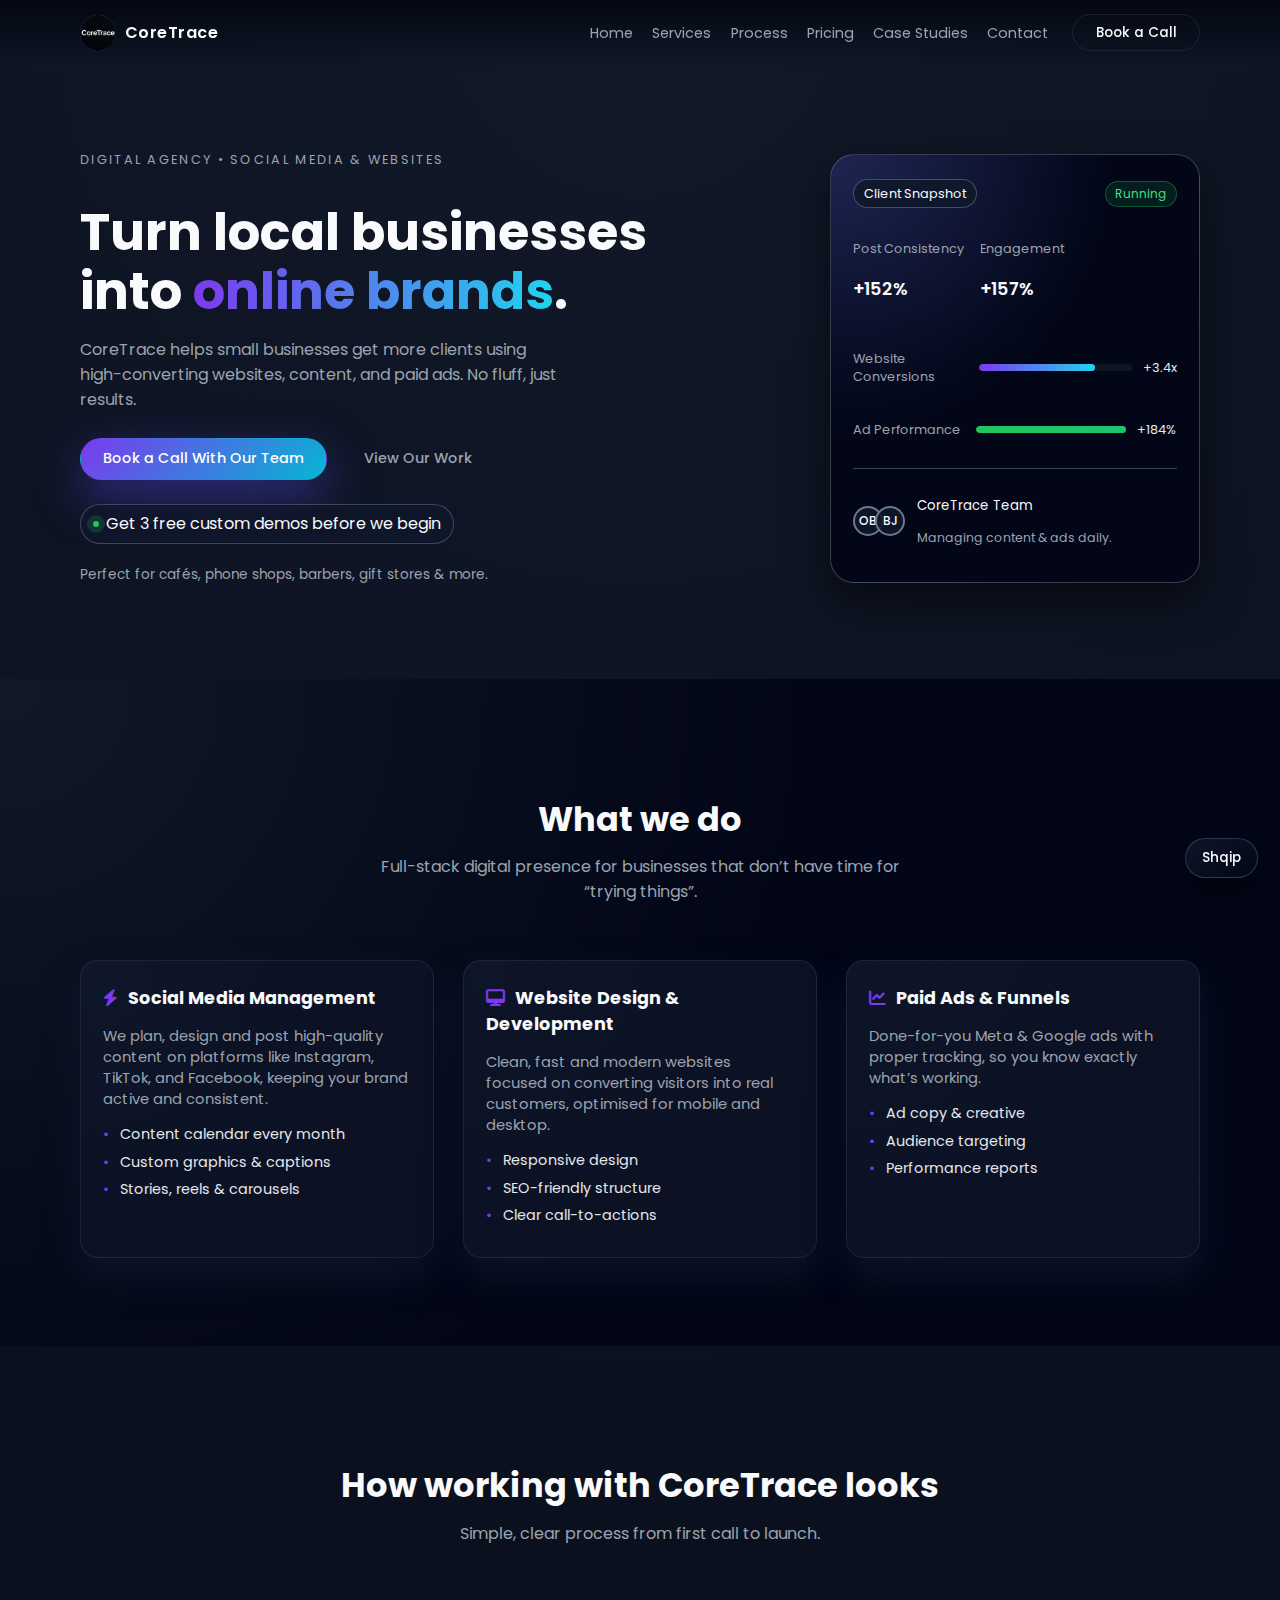
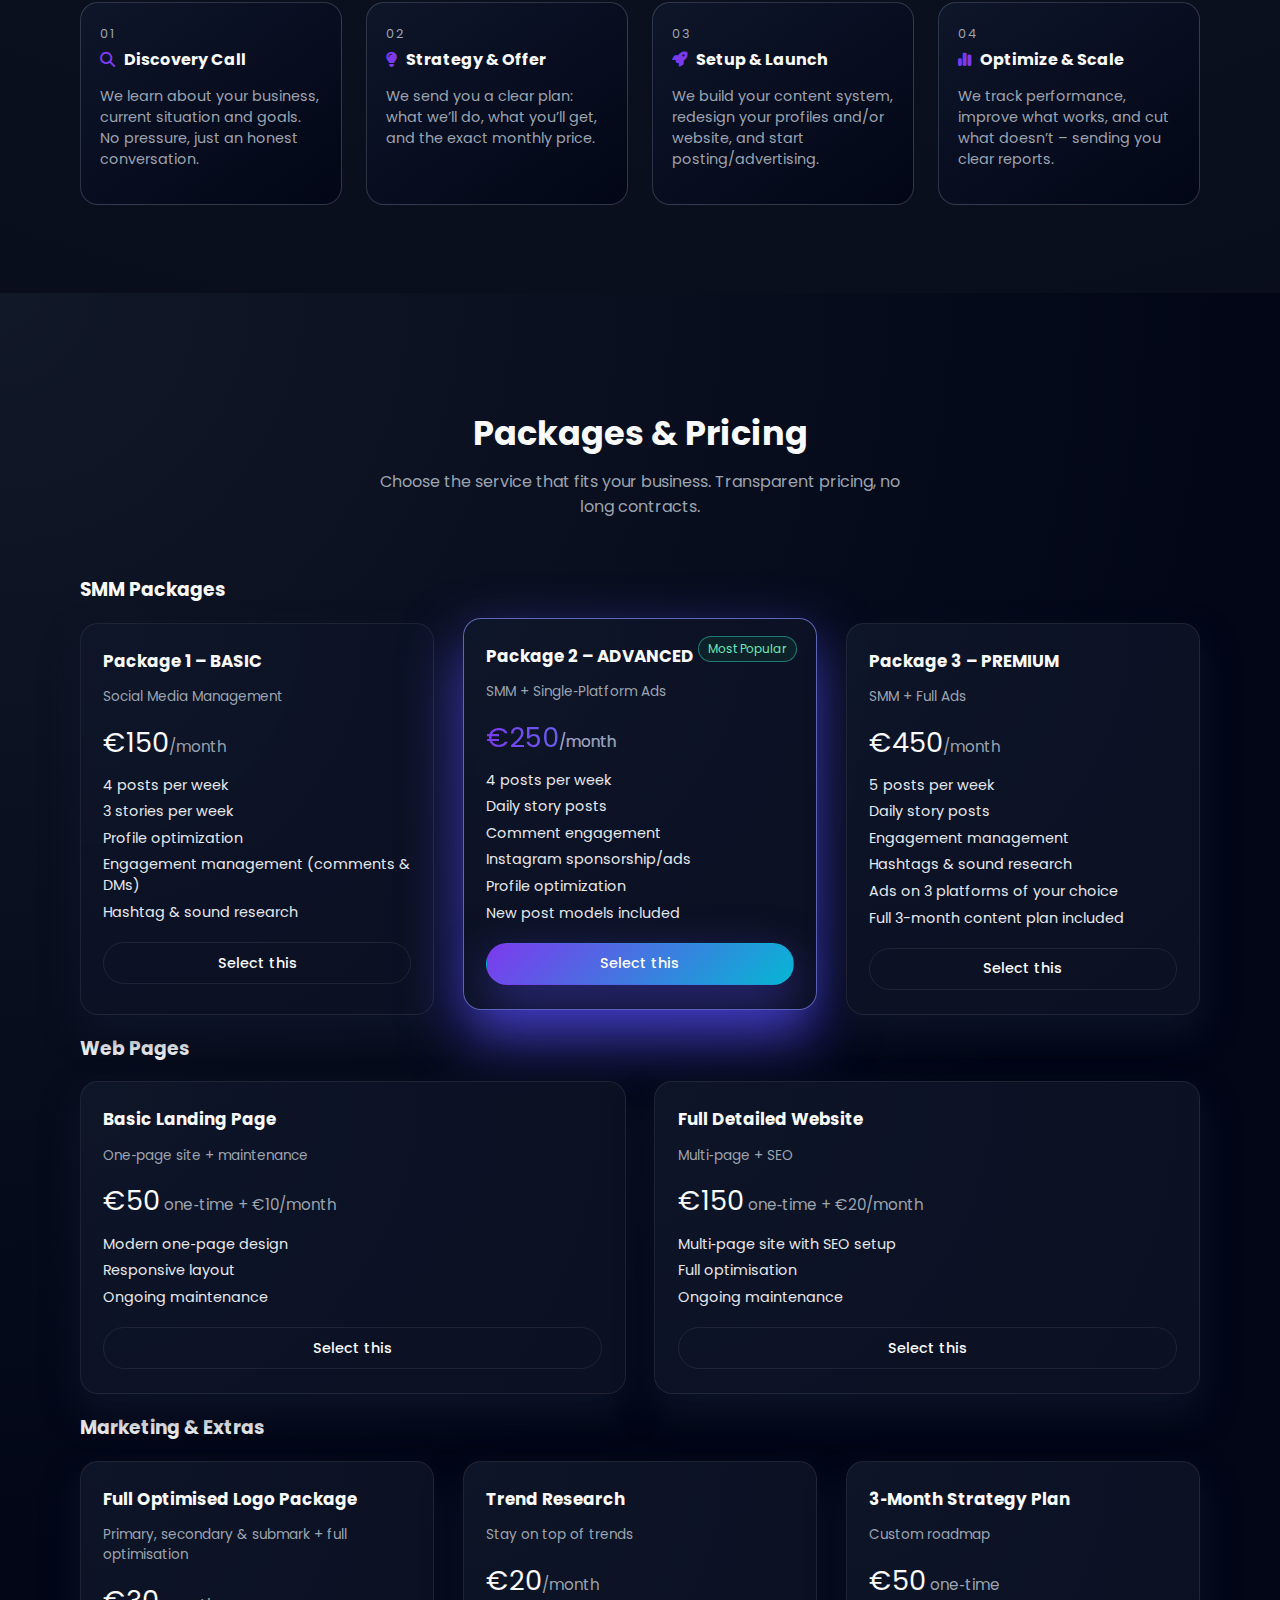
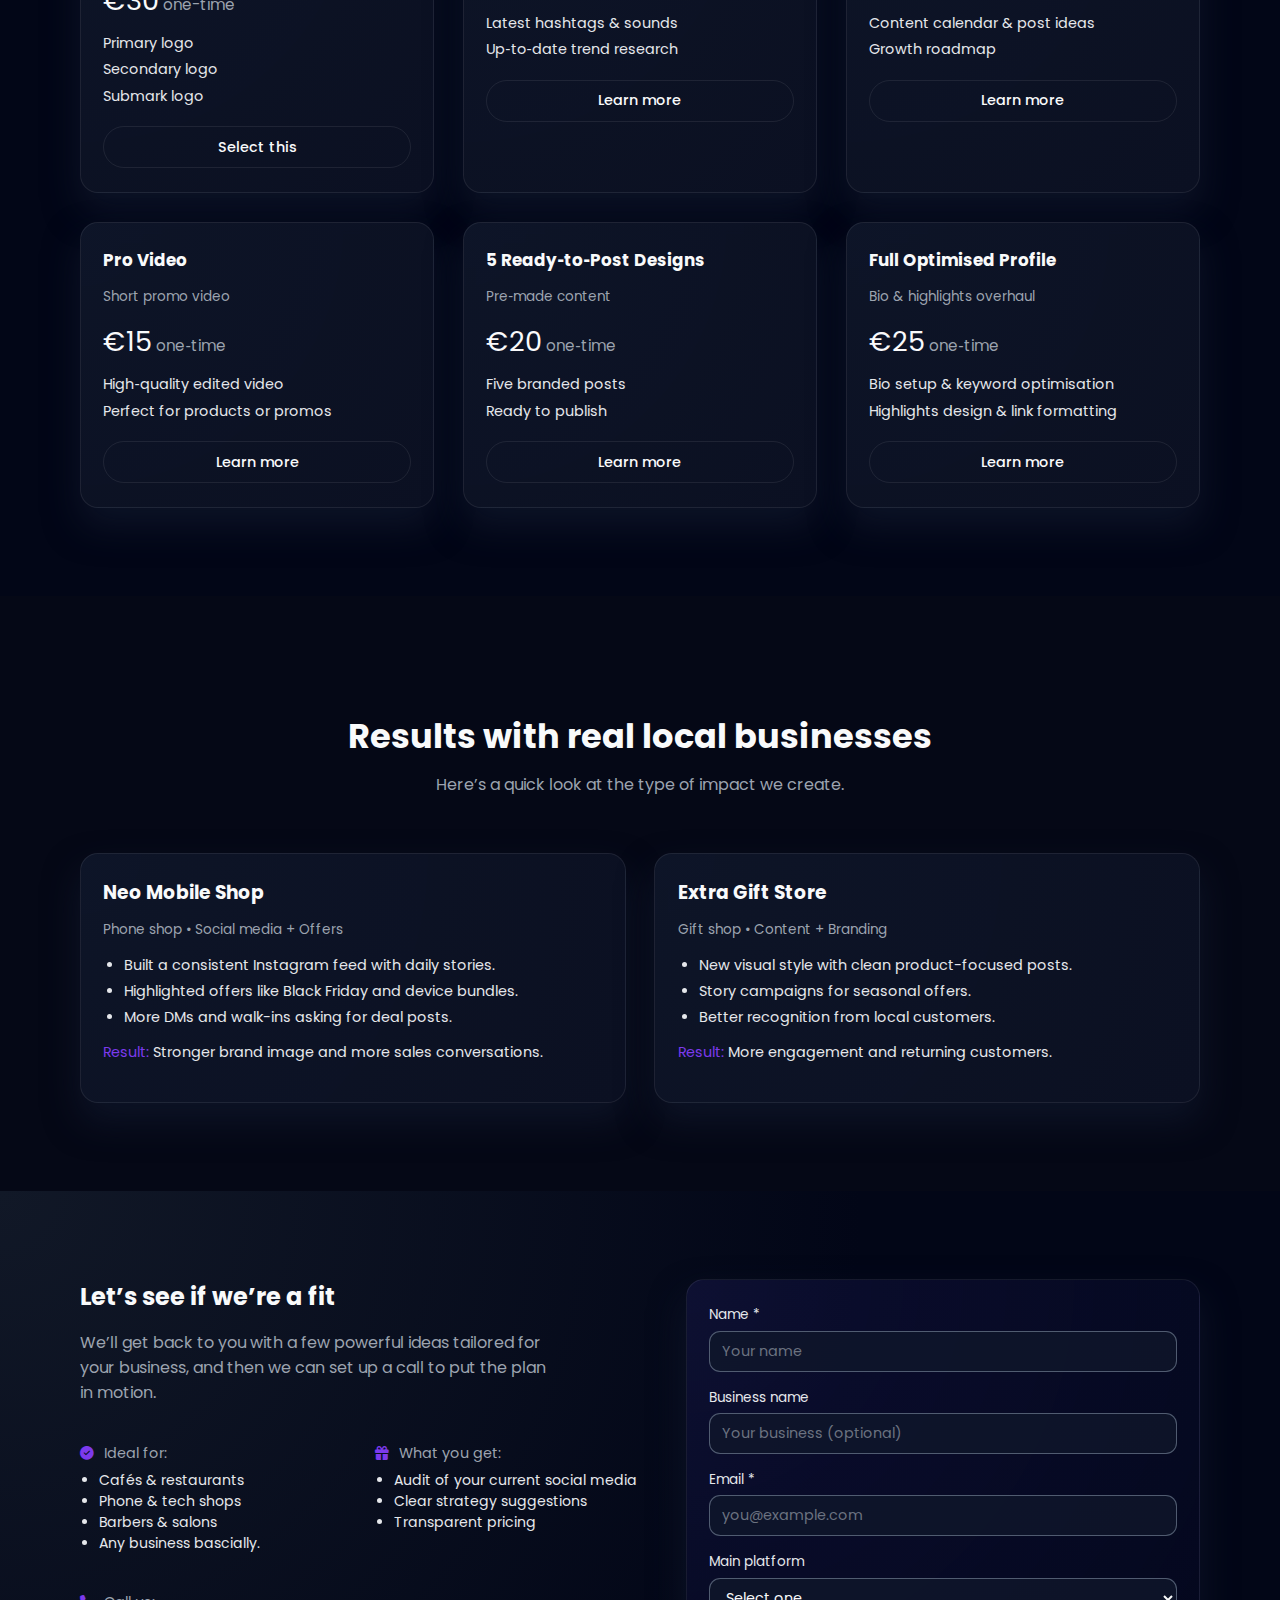
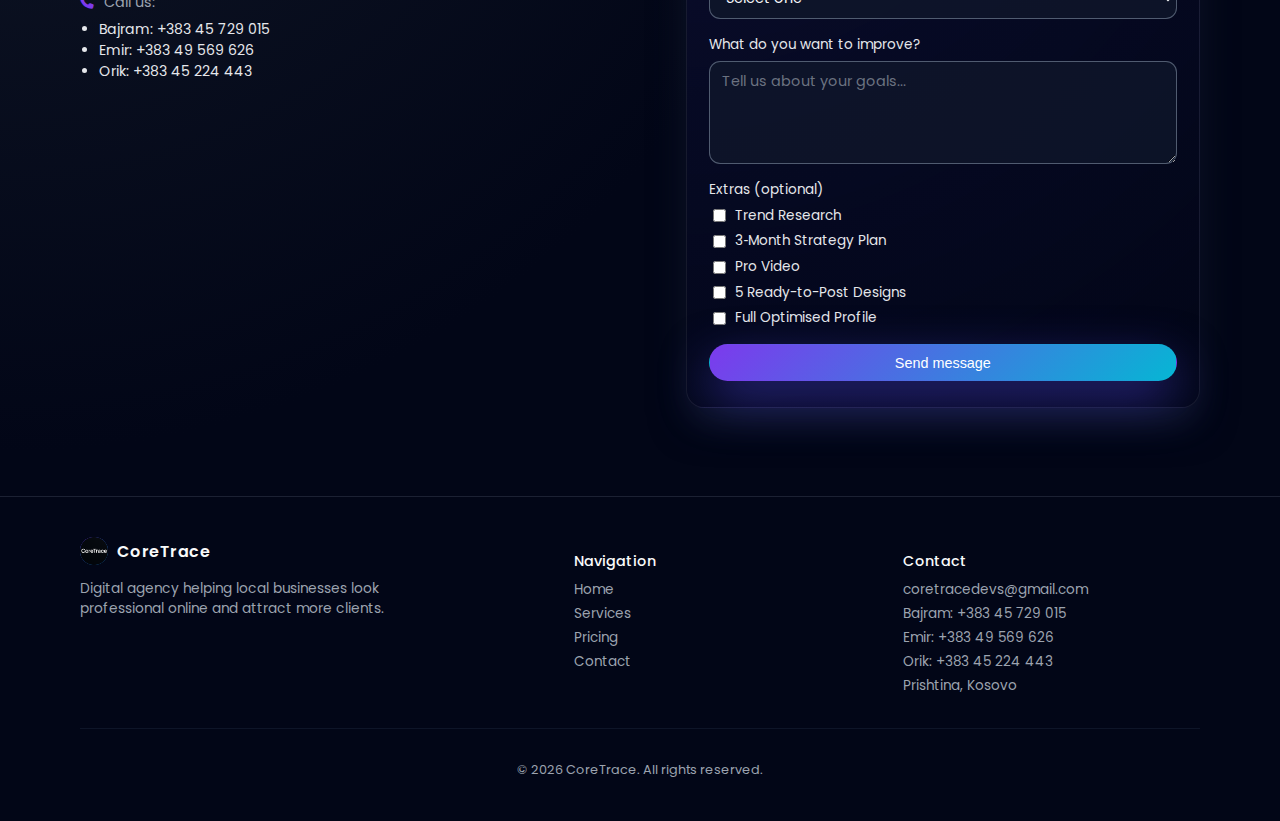
<file: index-en.html>
<!DOCTYPE html>
<html lang="en">
<head>
  <meta charset="UTF-8" />
  <meta name="viewport" content="width=device-width, initial-scale=1.0" />
  <title>CoreTrace Digital Agency</title>
  <link rel="icon" type="x-icon" href="coretracelogo.png">
  <meta name="description" content="CoreTrace is a digital agency that builds high-converting websites and social media strategies for local businesses." />
  <link rel="stylesheet" href="style.css" />
  <link rel="preconnect" href="https://fonts.googleapis.com">
  <link rel="preconnect" href="https://fonts.gstatic.com" crossorigin>
  <link rel="stylesheet" href="https://cdnjs.cloudflare.com/ajax/libs/font-awesome/6.5.0/css/all.min.css">
  <link href="https://fonts.googleapis.com/css2?family=Poppins:wght@300;400;500;600;700&display=swap" rel="stylesheet">
</head>
<body>
  <header class="header">
    <div class="container nav-container">
      <div class="logo">
        <div class="logo-mark"><img src="coretracelogo.png" height="36" width="36" alt="CoreTrace logo"></div>
        <span class="logo-text">CoreTrace</span>
      </div>

      <nav class="nav">
        <ul class="nav-links">
          <li><a href="#hero">Home</a></li>
          <li><a href="#services">Services</a></li>
          <li><a href="#process">Process</a></li>
          <li><a href="#pricing">Pricing</a></li>
          <li><a href="#case-studies">Case Studies</a></li>
          <li><a href="#contact">Contact</a></li>
        </ul>
        <a href="#contact" class="btn btn-outline nav-cta">Book a Call</a>

        <button class="nav-toggle" aria-label="Toggle navigation">
          <span class="bar"></span>
          <span class="bar"></span>
        </button>
      </nav>
    </div>
  </header>

  <section id="hero" class="hero">
    <div class="container hero-grid">
      <div class="hero-content">
        <p class="hero-kicker">Digital Agency • Social Media & Websites</p>
        <h1>Turn local businesses into <span class="accent">online brands</span>.</h1>
        <p class="hero-subtitle">
          CoreTrace helps small businesses get more clients using high-converting websites,
          content, and paid ads. No fluff, just results.
        </p>

        <div class="hero-actions">
          <a href="#contact" class="btn btn-primary">Book a Call With Our Team</a>
          <a href="#case-studies" class="btn btn-ghost">View Our Work</a>
        </div>

        <div class="hero-meta">
          <div class="hero-badge">
            <span class="dot"></span>
            <span>Get 3 free custom demos before we begin</span>
          </div>
          <p class="hero-note">Perfect for cafés, phone shops, barbers, gift stores & more.</p>
        </div>
      </div>

      <div class="hero-card">
        <div class="hero-card-inner">
          <div class="hero-card-header">
            <span class="hero-card-label">Client Snapshot</span>
            <span class="hero-card-status">Running</span>
          </div>

          <div class="hero-stat">
            <div>
              <p class="hero-stat-label">Post Consistency</p>
              <p class="hero-stat-value">+152%</p>
            </div>
            <div>
              <p class="hero-stat-label">Engagement</p>
              <p class="hero-stat-value">+157%</p>
            </div>
          </div>

          <div class="hero-metric-row">
            <p class="metric-label">Website Conversions</p>
            <div class="metric-bar">
              <div class="metric-fill" style="width: 76%;"></div>
            </div>
            <span class="metric-value">+3.4x</span>
          </div>

          <div class="hero-metric-row">
            <p class="metric-label">Ad Performance</p>
            <div class="metric-bar">
              <div class="metric-fill metric-fill-alt" style="width: 420%;"></div>
            </div>
            <span class="metric-value">+184%</span>
          </div>

          <div class="hero-bottom-row">
            <div class="hero-avatar-stack">
              <div class="avatar-circle">OB</div>
              <div class="avatar-circle">BJ</div>
            </div>
            <div class="hero-bottom-text">
              <p class="hero-bottom-title">CoreTrace Team</p>
              <p class="hero-bottom-sub">Managing content & ads daily.</p>
            </div>
          </div>
        </div>
      </div>
    </div>
  </section>

  <!-- ================= SERVICES ================= -->
  <section id="services" class="section section-dark">
    <div class="container">
      <div class="section-header">
        <h2>What we do</h2>
        <p>Full-stack digital presence for businesses that don’t have time for “trying things”.</p>
      </div>

      <div class="grid grid-3">
        <article class="card service-card">
          <h3><i class="fa-solid fa-bolt"></i> Social Media Management</h3>
          <p>
            We plan, design and post high-quality content on platforms like Instagram, TikTok, and Facebook,
            keeping your brand active and consistent.
          </p>
          <ul class="service-list">
            <li>Content calendar every month</li>
            <li>Custom graphics & captions</li>
            <li>Stories, reels & carousels</li>
          </ul>
        </article>

        <article class="card service-card">
          <h3><i class="fa-solid fa-desktop"></i> Website Design & Development</h3>
          <p>
            Clean, fast and modern websites focused on converting visitors into real customers,
            optimised for mobile and desktop.
          </p>
          <ul class="service-list">
            <li>Responsive design</li>
            <li>SEO-friendly structure</li>
            <li>Clear call-to-actions</li>
          </ul>
        </article>

        <article class="card service-card">
          <h3><i class="fa-solid fa-chart-line"></i> Paid Ads & Funnels</h3>
          <p>
            Done-for-you Meta & Google ads with proper tracking, so you know exactly what’s working.
          </p>
          <ul class="service-list">
            <li>Ad copy & creative</li>
            <li>Audience targeting</li>
            <li>Performance reports</li>
          </ul>
        </article>
      </div>
    </div>
  </section>

  <!-- ================= PROCESS ================= -->
  <section id="process" class="section">
    <div class="container">
      <div class="section-header">
        <h2>How working with CoreTrace looks</h2>
        <p>Simple, clear process from first call to launch.</p>
      </div>

      <div class="process-grid">
        <div class="process-step">
          <div class="step-number">01</div>
          <h3><i class="fa-solid fa-magnifying-glass"></i> Discovery Call</h3>
          <p>
            We learn about your business, current situation and goals. No pressure,
            just an honest conversation.
          </p>
        </div>

        <div class="process-step">
          <div class="step-number">02</div>
          <h3><i class="fa-solid fa-lightbulb"></i> Strategy & Offer</h3>
          <p>
            We send you a clear plan: what we’ll do, what you’ll get, and the exact monthly price.
          </p>
        </div>

        <div class="process-step">
          <div class="step-number">03</div>
          <h3><i class="fa-solid fa-rocket"></i> Setup & Launch</h3>
          <p>
            We build your content system, redesign your profiles and/or website, and start posting/advertising.
          </p>
        </div>

        <div class="process-step">
          <div class="step-number">04</div>
          <h3><i class="fa-solid fa-chart-simple"></i> Optimize & Scale</h3>
          <p>
            We track performance, improve what works, and cut what doesn’t – sending you clear reports.
          </p>
        </div>
      </div>
    </div>
  </section>

  <!-- ================= PRICING ================= -->
  <section id="pricing" class="section section-dark">
      <div class="container">
        <div class="section-header">
          <h2>Packages & Pricing</h2>
          <p>Choose the service that fits your business. Transparent pricing, no long contracts.</p>
        </div>

        <!-- SMM Packages -->
        <h3 class="pricing-category-title">SMM Packages</h3>
        <div class="grid grid-3 pricing-grid">
          <!-- Package 1 -->
          <article class="card pricing-card">
            <h3 class="pricing-name">Package&nbsp;1 – BASIC</h3>
            <p class="pricing-tagline">Social Media Management</p>
            <p class="pricing-price">€150<span>/month</span></p>
            <ul class="pricing-list">
              <li>4 posts per week</li>
              <li>3 stories per week</li>
              <li>Profile optimization</li>
              <li>Engagement management (comments & DMs)</li>
              <li>Hashtag & sound research</li>
            </ul>
            <a href="#contact" class="btn btn-outline full-width" data-package="Starter Presence Package">Select this</a>
          </article>

          <!-- Package 2 (Most Popular) -->
          <article class="card pricing-card pricing-card-featured">
            <div class="badge-popular">Most Popular</div>
            <h3 class="pricing-name">Package&nbsp;2 – ADVANCED</h3>
            <p class="pricing-tagline">SMM + Single‑Platform Ads</p>
            <p class="pricing-price">€250<span>/month</span></p>
            <ul class="pricing-list">
              <li>4 posts per week</li>
              <li>Daily story posts</li>
              <li>Comment engagement</li>
              <li>Instagram sponsorship/ads</li>
              <li>Profile optimization</li>
              <li>New post models included</li>
            </ul>
            <a href="#contact" class="btn btn-primary full-width" data-package="Growth Package (Most Popular)">Select this</a>
          </article>

          <!-- Package 3 -->
          <article class="card pricing-card">
            <h3 class="pricing-name">Package&nbsp;3 – PREMIUM</h3>
            <p class="pricing-tagline">SMM + Full Ads</p>
            <p class="pricing-price">€450<span>/month</span></p>
            <ul class="pricing-list">
              <li>5 posts per week</li>
              <li>Daily story posts</li>
              <li>Engagement management</li>
              <li>Hashtags & sound research</li>
              <li>Ads on 3 platforms of your choice</li>
              <li>Full 3-month content plan included</li>
            </ul>
            <a href="#contact" class="btn btn-outline full-width" data-package="Full Digital Suite Package">Select this</a>
          </article>
        </div>

        <!-- Web Pages -->
        <h3 class="pricing-category-title">Web Pages</h3>
        <div class="grid grid-2 pricing-grid">
          <!-- Basic Landing Page -->
          <article class="card pricing-card">
            <h3 class="pricing-name">Basic Landing Page</h3>
            <p class="pricing-tagline">One‑page site + maintenance</p>
            <p class="pricing-price">€50<span> one‑time + €10/month</span></p>
            <ul class="pricing-list">
              <li>Modern one‑page design</li>
              <li>Responsive layout</li>
              <li>Ongoing maintenance</li>
            </ul>
            <a href="#contact" class="btn btn-outline full-width" data-package="Basic Landing Page">Select this</a>
          </article>

          <!-- Full Detailed Website -->
          <article class="card pricing-card">
            <h3 class="pricing-name">Full Detailed Website</h3>
            <p class="pricing-tagline">Multi‑page + SEO</p>
            <p class="pricing-price">€150<span> one‑time + €20/month</span></p>
            <ul class="pricing-list">
              <li>Multi‑page site with SEO setup</li>
              <li>Full optimisation</li>
              <li>Ongoing maintenance</li>
            </ul>
            <a href="#contact" class="btn btn-outline full-width" data-package="Full Detailed Website">Select this</a>
          </article>
        </div>

        <!-- Marketing & Extras -->
        <h3 class="pricing-category-title">Marketing &amp; Extras</h3>
        <div class="grid grid-3 pricing-grid">
        <!-- Full Optimised Logo -->
        <article class="card pricing-card">
          <h3 class="pricing-name">Full Optimised Logo Package</h3>
          <p class="pricing-tagline">Primary, secondary & submark + full optimisation</p>
          <p class="pricing-price">€30<span> one-time</span></p>
          <ul class="pricing-list">
            <li>Primary logo</li>
            <li>Secondary logo</li>
            <li>Submark logo</li>
          </ul>
          <a href="#contact" class="btn btn-outline full-width" data-package="Full Optimised Logo Package">Select this</a>
        </article>
          <!-- Trend Research -->
          <article class="card pricing-card">
            <h3 class="pricing-name">Trend Research</h3>
            <p class="pricing-tagline">Stay on top of trends</p>
            <p class="pricing-price">€20<span>/month</span></p>
            <ul class="pricing-list">
              <li>Latest hashtags &amp; sounds</li>
              <li>Up‑to‑date trend research</li>
            </ul>
            <a href="#contact" class="btn btn-outline full-width" data-package="Trend Research">Learn more</a>
          </article>

          <!-- 3-Month Strategy Plan -->
          <article class="card pricing-card">
            <h3 class="pricing-name">3‑Month Strategy Plan</h3>
            <p class="pricing-tagline">Custom roadmap</p>
            <p class="pricing-price">€50<span> one‑time</span></p>
            <ul class="pricing-list">
              <li>Content calendar &amp; post ideas</li>
              <li>Growth roadmap</li>
            </ul>
            <a href="#contact" class="btn btn-outline full-width" data-package="3-Month Strategy Plan">Learn more</a>
          </article>

          <!-- Pro Video -->
          <article class="card pricing-card">
            <h3 class="pricing-name">Pro Video</h3>
            <p class="pricing-tagline">Short promo video</p>
            <p class="pricing-price">€15<span> one‑time</span></p>
            <ul class="pricing-list">
              <li>High‑quality edited video</li>
              <li>Perfect for products or promos</li>
            </ul>
            <a href="#contact" class="btn btn-outline full-width" data-package="Pro Video">Learn more</a>
          </article>

          <!-- Ready-to-Post Designs -->
          <article class="card pricing-card">
            <h3 class="pricing-name">5 Ready‑to‑Post Designs</h3>
            <p class="pricing-tagline">Pre‑made content</p>
            <p class="pricing-price">€20<span> one‑time</span></p>
            <ul class="pricing-list">
              <li>Five branded posts</li>
              <li>Ready to publish</li>
            </ul>
            <a href="#contact" class="btn btn-outline full-width" data-package="5 Ready-to-Post Designs">Learn more</a>
          </article>

          <!-- Full Optimised Profile -->
          <article class="card pricing-card">
            <h3 class="pricing-name">Full Optimised Profile</h3>
            <p class="pricing-tagline">Bio &amp; highlights overhaul</p>
            <p class="pricing-price">€25<span> one‑time</span></p>
            <ul class="pricing-list">
              <li>Bio setup &amp; keyword optimisation</li>
              <li>Highlights design &amp; link formatting</li>
            </ul>
            <a href="#contact" class="btn btn-outline full-width" data-package="Full Optimised Profile">Learn more</a>
          </article>
        </div>
      </div>
  </section>

  <!-- ================= CASE STUDIES ================= -->
  <section id="case-studies" class="section">
    <div class="container">
      <div class="section-header">
        <h2>Results with real local businesses</h2>
        <p>Here’s a quick look at the type of impact we create.</p>
      </div>

      <div class="grid grid-2 case-grid">
        <article class="card case-card">
          <h3>Neo Mobile Shop</h3>
          <p class="case-subtitle">Phone shop • Social media + Offers</p>
          <ul class="case-list">
            <li>Built a consistent Instagram feed with daily stories.</li>
            <li>Highlighted offers like Black Friday and device bundles.</li>
            <li>More DMs and walk-ins asking for deal posts.</li>
          </ul>
          <p class="case-result"><span>Result:</span> Stronger brand image and more sales conversations.</p>
        </article>

        <article class="card case-card">
          <h3>Extra Gift Store</h3>
          <p class="case-subtitle">Gift shop • Content + Branding</p>
          <ul class="case-list">
            <li>New visual style with clean product-focused posts.</li>
            <li>Story campaigns for seasonal offers.</li>
            <li>Better recognition from local customers.</li>
          </ul>
          <p class="case-result"><span>Result:</span> More engagement and returning customers.</p>
        </article>
      </div>
    </div>
  </section>

  <!-- ================= CONTACT ================= -->
  <section id="contact" class="section section-dark">
    <div class="container contact-grid">
      <div class="contact-info">
        <h2>Let’s see if we’re a fit</h2>
        <p>
          We’ll get back to you with a few powerful ideas tailored for your business,
          and then we can set up a call to put the plan in motion.
        </p>

        <div class="contact-points">
          <div>
              <p class="contact-label"><i class="fa-solid fa-check-circle"></i> Ideal for:</p>
            <ul>
            <li>Cafés & restaurants</li>
            <li>Phone & tech shops</li>
            <li>Barbers & salons</li>
            <li>Any business bascially.</li>
            </ul>
          </div>
          <div>
            <p class="contact-label"><i class="fa-solid fa-gift"></i> What you get:</p>
            <ul>
              <li>Audit of your current social media</li>
              <li>Clear strategy suggestions</li>
              <li>Transparent pricing</li>
            </ul>
          </div>
          <div>
            <p class="contact-label"><i class="fa-solid fa-phone"></i> Call us:</p>
            <ul>
              <li>Bajram: +383&nbsp;45&nbsp;729&nbsp;015</li>
              <li>Emir: +383&nbsp;49&nbsp;569&nbsp;626</li>
              <li>Orik: +383&nbsp;45&nbsp;224&nbsp;443</li>
            </ul>
          </div>
        </div>
      </div>

      <form class="card contact-form" id="contact-form">
        <div class="form-group">
          <label for="name">Name *</label>
          <input type="text" id="name" name="name" required placeholder="Your name" />
        </div>

        <div class="form-group">
          <label for="business">Business name</label>
          <input type="text" id="business" name="business" placeholder="Your business (optional)" />
        </div>

        <div class="form-group">
          <label for="email">Email *</label>
          <input type="email" id="email" name="email" required placeholder="you@example.com" />
        </div>

        <div class="form-group">
          <label for="platform">Main platform</label>
          <select id="platform" name="platform">
            <option value="">Select one</option>
            <option value="instagram">Instagram</option>
            <option value="tiktok">TikTok</option>
            <option value="facebook">Facebook</option>
            <option value="website">Website</option>
            <option value="other">Other</option>
          </select>
        </div>

        <div class="form-group">
          <label for="message">What do you want to improve?</label>
          <textarea id="message" name="message" rows="4" placeholder="Tell us about your goals..."></textarea>
        </div>

        <!-- Extras selection -->
        <div class="form-group">
          <label>Extras (optional)</label>
          <div class="extras-options">
            <label><input type="checkbox" name="extras" value="trend-research" /> Trend Research</label>
            <label><input type="checkbox" name="extras" value="strategy-plan" /> 3‑Month Strategy Plan</label>
            <label><input type="checkbox" name="extras" value="pro-video" /> Pro Video</label>
            <label><input type="checkbox" name="extras" value="designs" /> 5 Ready-to-Post Designs</label>
            <label><input type="checkbox" name="extras" value="optimised-profile" /> Full Optimised Profile</label>
          </div>
        </div>


        <button type="submit" class="btn btn-primary full-width">Send message</button>
      </form>
    </div>
  </section>

  <!-- ================= FOOTER ================= -->
  <footer class="footer">
    <div class="container footer-grid">
      <div>
        <div class="logo footer-logo">
          <div class="logo-mark"><img src="coretracelogo.png" height="28" width="28" alt="CoreTrace logo"></div>
          <span class="logo-text">CoreTrace</span>
        </div>
        <p class="footer-text">
          Digital agency helping local businesses look professional online and attract more clients.
        </p>
      </div>


      <div>
        <p class="footer-heading">Navigation</p>
        <ul class="footer-links">
          <li><a href="#hero">Home</a></li>
          <li><a href="#services">Services</a></li>
          <li><a href="#pricing">Pricing</a></li>
          <li><a href="#contact">Contact</a></li>
        </ul>
      </div>

      <div>
        <p class="footer-heading">Contact</p>
        <ul class="footer-links">
          <li><a href="mailto:coretracedevs@gmail.com">coretracedevs@gmail.com</a></li>
          <li>Bajram: +383&nbsp;45&nbsp;729&nbsp;015</li>
          <li>Emir: +383&nbsp;49&nbsp;569&nbsp;626</li>
          <li>Orik: +383&nbsp;45&nbsp;224&nbsp;443</li>
          <li><span>Prishtina, Kosovo</span></li>
        </ul>
      </div>
    </div>

    <div class="container footer-bottom">
      <p>© <span id="year"></span> CoreTrace. All rights reserved.</p>
    </div>
  </footer>

  <script src="script.js"></script>
<!-- Language Switch -->
<a href="index.html" class="lang-switch">Shqip</a>
</body>
</html>
</file>
<file: style.css>
/* =============== BASE =============== */

*,
*::before,
*::after {
  box-sizing: border-box;
}

:root {
  --bg-main: #050816;
  --bg-dark: #070b1c;
  --bg-card: #0b1022;
  --accent: #4f46e5;
  --accent-soft: rgba(79, 70, 229, 0.12);
  --accent-strong: #7c3aed;
  --text-main: #f9fafb;
  --text-muted: #9ca3af;
  --border-subtle: rgba(255, 255, 255, 0.08);
  --radius-lg: 18px;
  --radius-xl: 24px;
  --shadow-soft: 0 18px 45px rgba(0, 0, 0, 0.55);
  --transition: 200ms ease;
}

html,
body {
  margin: 0;
  padding: 0;
  scroll-behavior: smooth;
}

body {
  font-family: "Poppins", system-ui, -apple-system, BlinkMacSystemFont, "Segoe UI",
    sans-serif;
  background: radial-gradient(circle at top, #111827 0, var(--bg-main) 55%);
  color: var(--text-main);
}

/* =============== LAYOUT HELPERS =============== */

.container {
  width: min(1120px, 100% - 2.5rem);
  margin-inline: auto;
}

.section {
  padding: 5.5rem 0;
}

.section-dark {
  background: radial-gradient(circle at top left, #111827 0, #020617 55%);
}

.section-header {
  text-align: center;
  margin-bottom: 3.5rem;
}

.section-header h2 {
  font-size: 2.1rem;
  margin-bottom: 0.6rem;
}

.section-header p {
  color: var(--text-muted);
  max-width: 540px;
  margin: 0 auto;
}

.grid {
  display: grid;
  gap: 1.8rem;
}

.grid-2 {
  grid-template-columns: repeat(2, minmax(0, 1fr));
}

.grid-3 {
  grid-template-columns: repeat(3, minmax(0, 1fr));
}

/* Support single-column grids */
.grid-1 {
  grid-template-columns: repeat(1, minmax(0, 1fr));
}

/* =============== HEADER / NAV =============== */

.header {
  position: sticky;
  top: 0;
  z-index: 50;
  backdrop-filter: blur(18px);
  background: linear-gradient(to bottom, rgba(3, 7, 18, 0.95), transparent);
  border-bottom: 1px solid rgba(148, 163, 184, 0.1);
}

.nav-container {
  display: flex;
  align-items: center;
  justify-content: space-between;
  padding-block: 0.9rem;
}

.logo {
  display: flex;
  align-items: center;
  gap: 0.55rem;
}

.logo-mark {
  /* Keep the default logo mark size but allow the inner image to control its own size */
  width: 32px;
  height: 32px;
  border-radius: 999px;
  background: radial-gradient(circle at 30% 20%, var(--accent-strong), #0ea5e9);
  display: grid;
  place-items: center;
  font-weight: 600;
  font-size: 0.9rem;
  letter-spacing: 0.04em;
}

/* Ensure the logo image scales properly and aligns with the text */
.logo-mark img {
  width: 100%;
  height: 100%;
  object-fit: contain;
  display: block;
}

/* Increase the header logo mark size so the logo aligns vertically with the text */
.header .logo .logo-mark {
  width: 36px;
  height: 36px;
}

.logo-text {
  font-weight: 600;
  letter-spacing: 0.03em;
}

.nav {
  display: flex;
  align-items: center;
  gap: 1.5rem;
}

.nav-links {
  list-style: none;
  display: flex;
  gap: 1.2rem;
  padding: 0;
  margin: 0;
}

.nav-links a {
  text-decoration: none;
  color: var(--text-muted);
  font-size: 0.9rem;
  padding: 0.25rem 0;
  position: relative;
}

.nav-links a::after {
  content: "";
  position: absolute;
  left: 0;
  bottom: -0.1rem;
  width: 0;
  height: 2px;
  background: linear-gradient(90deg, var(--accent-strong), #22d3ee);
  border-radius: 999px;
  transition: width var(--transition);
}

.nav-links a:hover {
  color: var(--text-main);
}

.nav-links a:hover::after {
  width: 100%;
}

/* Mobile nav toggle */

.nav-toggle {
  display: none;
  flex-direction: column;
  gap: 0.26rem;
  background: transparent;
  border: none;
  cursor: pointer;
}

.nav-toggle .bar {
  width: 20px;
  height: 2px;
  border-radius: 999px;
  background: #e5e7eb;
}

/* =============== BUTTONS =============== */

.btn {
  border-radius: 999px;
  padding: 0.6rem 1.4rem;
  border: 1px solid transparent;
  font-size: 0.9rem;
  font-weight: 500;
  cursor: pointer;
  text-decoration: none;
  display: inline-flex;
  align-items: center;
  justify-content: center;
  gap: 0.4rem;
  transition: background var(--transition), color var(--transition), transform var(--transition),
    box-shadow var(--transition), border-color var(--transition), opacity var(--transition);
}

.btn-primary {
  background: linear-gradient(135deg, var(--accent-strong), #06b6d4);
  color: white;
  box-shadow: 0 18px 48px rgba(79, 70, 229, 0.5);
}

.btn-primary:hover {
  transform: translateY(-1px);
  box-shadow: 0 22px 52px rgba(79, 70, 229, 0.7);
}

.btn-outline {
  background: transparent;
  border-color: var(--border-subtle);
  color: var(--text-main);
}

.btn-outline:hover {
  background: rgba(15, 23, 42, 0.9);
  border-color: rgba(148, 163, 184, 0.5);
}

.btn-ghost {
  background: transparent;
  color: var(--text-muted);
}

.btn-ghost:hover {
  background: rgba(15, 23, 42, 0.8);
  color: var(--text-main);
}

.full-width {
  width: 100%;
}

.nav-cta {
  font-size: 0.85rem;
  padding-block: 0.45rem;
}

/* =============== HERO =============== */

.hero {
  padding: 4.5rem 0 5rem;
}

.hero-grid {
  display: grid;
  grid-template-columns: minmax(0, 1.2fr) minmax(0, 1fr);
  gap: 3rem;
  align-items: center;
}

.hero-kicker {
  font-size: 0.8rem;
  text-transform: uppercase;
  letter-spacing: 0.18em;
  color: #9ca3af;
  margin-bottom: 1rem;
}

.hero h1 {
  font-size: clamp(2.4rem, 5vw, 3.2rem);
  line-height: 1.15;
  margin-bottom: 1rem;
}

.hero h1 .accent {
  background: linear-gradient(90deg, var(--accent-strong), #22d3ee);
  -webkit-background-clip: text;
  color: transparent;
}

.hero-subtitle {
  color: var(--text-muted);
  max-width: 480px;
  margin-bottom: 1.6rem;
}

.hero-actions {
  display: flex;
  flex-wrap: wrap;
  gap: 0.85rem;
  margin-bottom: 1.5rem;
}

.hero-meta {
  display: flex;
  flex-direction: column;
  gap: 0.5rem;
}

.hero-badge {
  display: inline-flex;
  align-items: center;
  gap: 0.45rem;
  padding: 0.4rem 0.75rem;
  border-radius: 999px;
  background: rgba(15, 23, 42, 0.8);
  border: 1px solid rgba(148, 163, 184, 0.35);
  width: fit-content;
}

.hero-badge .dot {
  width: 6px;
  height: 6px;
  border-radius: 999px;
  background: #22c55e;
  box-shadow: 0 0 0 6px rgba(34, 197, 94, 0.18);
}

.hero-note {
  font-size: 0.85rem;
  color: var(--text-muted);
}

/* Hero card */

.hero-card {
  max-width: 370px;
  margin-left: auto;
}

.hero-card-inner {
  background: radial-gradient(circle at top left, rgba(79, 70, 229, 0.18), #020617 50%);
  border-radius: 24px;
  padding: 1.5rem 1.4rem 1.4rem;
  border: 1px solid rgba(148, 163, 184, 0.35);
  box-shadow: var(--shadow-soft);
  position: relative;
  overflow: hidden;
}

.hero-card-inner::before {
  content: "";
  position: absolute;
  inset: -40%;
  background:
    radial-gradient(circle at 0% 0%, rgba(56, 189, 248, 0.08), transparent 60%),
    radial-gradient(circle at 100% 10%, rgba(129, 140, 248, 0.18), transparent 62%);
  opacity: 0.9;
  z-index: -1;
}

.hero-card-header {
  display: flex;
  align-items: center;
  justify-content: space-between;
  margin-bottom: 1.2rem;
}

.hero-card-label {
  font-size: 0.8rem;
  padding: 0.28rem 0.6rem;
  border-radius: 999px;
  background: rgba(15, 23, 42, 0.85);
  border: 1px solid rgba(148, 163, 184, 0.4);
}

.hero-card-status {
  font-size: 0.75rem;
  padding: 0.2rem 0.55rem;
  border-radius: 999px;
  background: rgba(22, 163, 74, 0.15);
  color: #4ade80;
  border: 1px solid rgba(34, 197, 94, 0.35);
}

.hero-stat {
  display: flex;
  gap: 1rem;
  margin-bottom: 1.1rem;
}

.hero-stat-label {
  font-size: 0.8rem;
  color: var(--text-muted);
  margin-bottom: 0.15rem;
}

.hero-stat-value {
  font-size: 1.1rem;
  font-weight: 600;
}

.hero-metric-row {
  display: grid;
  grid-template-columns: 1.5fr 2fr auto;
  align-items: center;
  gap: 0.65rem;
  margin-bottom: 0.6rem;
}

.metric-label {
  font-size: 0.8rem;
  color: var(--text-muted);
}

.metric-bar {
  height: 7px;
  border-radius: 999px;
  background: rgba(15, 23, 42, 0.9);
  overflow: hidden;
}

.metric-fill {
  height: 100%;
  width: 60%;
  border-radius: inherit;
  background: linear-gradient(90deg, var(--accent-strong), #22d3ee);
}

.metric-fill-alt {
  background: linear-gradient(90deg, #22c55e, #14b8a6);
}

.metric-value {
  font-size: 0.8rem;
  color: #e5e7eb;
}

.hero-bottom-row {
  display: flex;
  align-items: center;
  gap: 0.75rem;
  margin-top: 1rem;
  padding-top: 0.9rem;
  border-top: 1px solid rgba(148, 163, 184, 0.4);
}

.hero-avatar-stack {
  display: flex;
}

.avatar-circle {
  width: 30px;
  height: 30px;
  border-radius: 999px;
  background: rgba(15, 23, 42, 0.9);
  border: 2px solid rgba(148, 163, 184, 0.7);
  display: grid;
  place-items: center;
  font-size: 0.75rem;
  font-weight: 500;
  margin-left: -8px;
}

.avatar-circle:first-child {
  margin-left: 0;
}

.hero-bottom-title {
  font-size: 0.83rem;
  margin-bottom: 0.1rem;
}

.hero-bottom-sub {
  font-size: 0.78rem;
  color: var(--text-muted);
}

/* =============== CARDS =============== */

.card {
  border-radius: var(--radius-lg);
  background: radial-gradient(circle at top left, rgba(15, 23, 42, 0.9), var(--bg-card));
  border: 1px solid var(--border-subtle);
  padding: 1.5rem 1.4rem;
  box-shadow: 0 18px 35px rgba(15, 23, 42, 0.8);
}

/* Services */

.service-card h3 {
  margin-top: 0;
  margin-bottom: 0.5rem;
  font-size: 1.1rem;
}

.service-card p {
  color: var(--text-muted);
  font-size: 0.92rem;
  margin-bottom: 0.9rem;
}

.service-list {
  list-style: none;
  padding-left: 0;
  margin: 0;
}

.service-list li {
  position: relative;
  padding-left: 1.05rem;
  font-size: 0.9rem;
  margin-bottom: 0.4rem;
  color: #e5e7eb;
}

.service-list li::before {
  content: "•";
  position: absolute;
  left: 0;
  color: var(--accent-strong);
}

/* Process */

.process-grid {
  display: grid;
  gap: 1.5rem;
  grid-template-columns: repeat(4, minmax(0, 1fr));
}

.process-step {
  background: linear-gradient(145deg, rgba(15, 23, 42, 0.95), #020617);
  border-radius: var(--radius-lg);
  border: 1px solid rgba(148, 163, 184, 0.28);
  padding: 1.4rem 1.2rem 1.25rem;
}

.process-step h3 {
  margin: 0.2rem 0 0.4rem;
  font-size: 1rem;
}

.process-step p {
  font-size: 0.9rem;
  color: var(--text-muted);
}

.step-number {
  font-size: 0.8rem;
  text-transform: uppercase;
  letter-spacing: 0.18em;
  color: #9ca3af;
}

/* Pricing */

.pricing-grid {
  align-items: stretch;
}

.pricing-card {
  position: relative;
}

.pricing-name {
  margin: 0 0 0.4rem;
  font-size: 1.05rem;
}

.pricing-tagline {
  font-size: 0.85rem;
  color: var(--text-muted);
  margin-bottom: 0.9rem;
}

.pricing-price {
  font-size: 1.7rem;
  margin: 0 0 0.7rem;
}

.pricing-price span {
  font-size: 0.95rem;
  color: var(--text-muted);
}

.pricing-list {
  list-style: none;
  padding-left: 0;
  margin: 0 0 1.2rem;
  font-size: 0.9rem;
  color: #e5e7eb;
}

.pricing-list li {
  margin-bottom: 0.35rem;
}

.pricing-card-featured {
  border-color: rgba(129, 140, 248, 0.7);
  box-shadow: 0 26px 60px rgba(79, 70, 229, 0.8);
  transform: translateY(-5px);
}

.pricing-card-featured .pricing-price {
  background: linear-gradient(90deg, var(--accent-strong), #22d3ee);
  -webkit-background-clip: text;
  color: transparent;
}

.badge-popular {
  position: absolute;
  top: 1.1rem;
  right: 1.2rem;
  font-size: 0.75rem;
  padding: 0.2rem 0.6rem;
  border-radius: 999px;
  background: rgba(22, 163, 74, 0.1);
  color: #6ee7b7;
  border: 1px solid rgba(45, 212, 191, 0.5);
}

/* Case studies */

.case-card h3 {
  margin: 0 0 0.2rem;
}

.case-subtitle {
  font-size: 0.85rem;
  color: var(--text-muted);
  margin-bottom: 0.9rem;
}

.case-list {
  list-style: disc;
  padding-left: 1.3rem;
  margin-bottom: 0.8rem;
  font-size: 0.9rem;
  color: #e5e7eb;
}

.case-list li {
  margin-bottom: 0.32rem;
}

.case-result {
  font-size: 0.9rem;
  color: #e5e7eb;
}

.case-result span {
  color: var(--accent-strong);
}

/* Contact */

.contact-grid {
  display: grid;
  grid-template-columns: minmax(0, 1.1fr) minmax(0, 1fr);
  gap: 2.5rem;
  align-items: flex-start;
}

.contact-info h2 {
  margin-top: 0;
  margin-bottom: 0.6rem;
}

.contact-info p {
  color: var(--text-muted);
  max-width: 480px;
}

.contact-points {
  display: grid;
  grid-template-columns: repeat(2, minmax(0, 1fr));
  gap: 1.5rem;
  margin-top: 1.5rem;
}

.contact-label {
  font-size: 0.9rem;
  margin-bottom: 0.35rem;
}

.contact-points ul {
  list-style: disc;
  padding-left: 1.2rem;
  margin: 0;
  font-size: 0.88rem;
  color: #e5e7eb;
}

/* Form */

.contact-form {
  padding: 1.6rem 1.4rem;
  background: radial-gradient(circle at top left, rgba(79, 70, 229, 0.12), #020617);
}

.form-group {
  margin-bottom: 1rem;
  display: flex;
  flex-direction: column;
  gap: 0.35rem;
}

label {
  font-size: 0.85rem;
  color: #e5e7eb;
}

input,
select,
textarea {
  border-radius: 0.7rem;
  border: 1px solid rgba(148, 163, 184, 0.5);
  background: rgba(15, 23, 42, 0.8);
  color: #f9fafb;
  padding: 0.55rem 0.75rem;
  font-size: 0.9rem;
  font-family: inherit;
}

input::placeholder,
textarea::placeholder {
  color: #6b7280;
}

textarea {
  resize: vertical;
}

.form-note {
  margin-top: 0.7rem;
  font-size: 0.78rem;
  color: var(--text-muted);
}

/* Extras checkboxes styling */
.extras-options {
  display: flex;
  flex-direction: column;
  gap: 0.35rem;
}

.extras-options label {
  display: flex;
  align-items: center;
  gap: 0.4rem;
  font-size: 0.85rem;
  color: #e5e7eb;
}

/* =============== FOOTER =============== */

.footer {
  border-top: 1px solid rgba(148, 163, 184, 0.18);
  padding: 2.5rem 0 1.8rem;
  background: #020617;
}

.footer-grid {
  display: grid;
  grid-template-columns: 1.4fr 0.9fr 0.9fr;
  gap: 2rem;
  align-items: flex-start;
}

.footer-logo .logo-mark {
  width: 28px;
  height: 28px;
}

.footer-text {
  color: var(--text-muted);
  font-size: 0.86rem;
  max-width: 320px;
}

.footer-heading {
  font-size: 0.9rem;
  font-weight: 500;
  margin-bottom: 0.45rem;
}

.footer-links {
  list-style: none;
  padding: 0;
  margin: 0;
  font-size: 0.85rem;
  color: var(--text-muted);
}

.footer-links li {
  margin-bottom: 0.25rem;
}

.footer-links a {
  text-decoration: none;
  color: inherit;
}

.footer-links a:hover {
  color: var(--text-main);
}

.footer-bottom {
  border-top: 1px solid rgba(15, 23, 42, 0.9);
  margin-top: 1.8rem;
  padding-top: 1.2rem;
  text-align: center;
  font-size: 0.8rem;
  color: var(--text-muted);
}

/* =============== RESPONSIVE =============== */

@media (max-width: 960px) {
  .hero-grid {
    grid-template-columns: minmax(0, 1fr);
  }

  .hero-card {
    margin: 0 auto;
    max-width: 420px;
  }

  .process-grid {
    grid-template-columns: repeat(2, minmax(0, 1fr));
  }

  .grid-3 {
    grid-template-columns: repeat(2, minmax(0, 1fr));
  }

  .footer-grid {
    grid-template-columns: repeat(2, minmax(0, 1fr));
  }
}

@media (max-width: 720px) {
  .nav-links {
    position: absolute;
    inset-inline: 1.25rem;
    top: 60px;
    background: rgba(15, 23, 42, 0.97);
    border-radius: 18px;
    border: 1px solid rgba(148, 163, 184, 0.25);
    padding: 0.85rem 1rem;
    flex-direction: column;
    gap: 0.55rem;
    transform-origin: top;
    transform: scaleY(0.7);
    opacity: 0;
    pointer-events: none;
    transition: opacity var(--transition), transform var(--transition);
  }

  .nav-links.nav-open {
    transform: scaleY(1);
    opacity: 1;
    pointer-events: auto;
  }

  .nav-cta {
    display: none;
  }

  .nav-toggle {
    display: flex;
  }

  .hero {
    padding-top: 3.5rem;
  }

  .section {
    padding: 4rem 0;
  }

  .grid-2,
  .grid-3,
  .process-grid,
  .contact-grid,
  .contact-points,
  .footer-grid {
    grid-template-columns: minmax(0, 1fr);
  }

  .pricing-card-featured {
    transform: translateY(0);
  }

  .hero-actions {
    flex-direction: column;
    align-items: stretch;
  }
}

/* ================= LANGUAGE SWITCH BUTTON ================= */

.lang-switch {
  position: fixed;
  bottom: 22px;
  right: 22px;
  padding: 0.55rem 1rem;
  background: linear-gradient(145deg, rgba(15, 23, 42, 0.95), #020617);
  border: 1px solid rgba(148, 163, 184, 0.28);
  border-radius: 999px;
  color: #f9fafb;
  font-size: 0.85rem;
  font-weight: 500;
  cursor: pointer;
  text-decoration: none;
  box-shadow: 0 12px 28px rgba(0,0,0,0.55);
  transition: transform 0.25s ease, box-shadow 0.25s ease;
  z-index: 9999;
}

.lang-switch:hover {
  transform: scale(1.07);
  box-shadow: 0 16px 38px rgba(0,0,0,0.65);
}

/* Icon spacing */
h3 i, .contact-label i {
  margin-right: 6px;
  color: var(--accent-strong);
  font-size: 0.95em;
}
</file>
